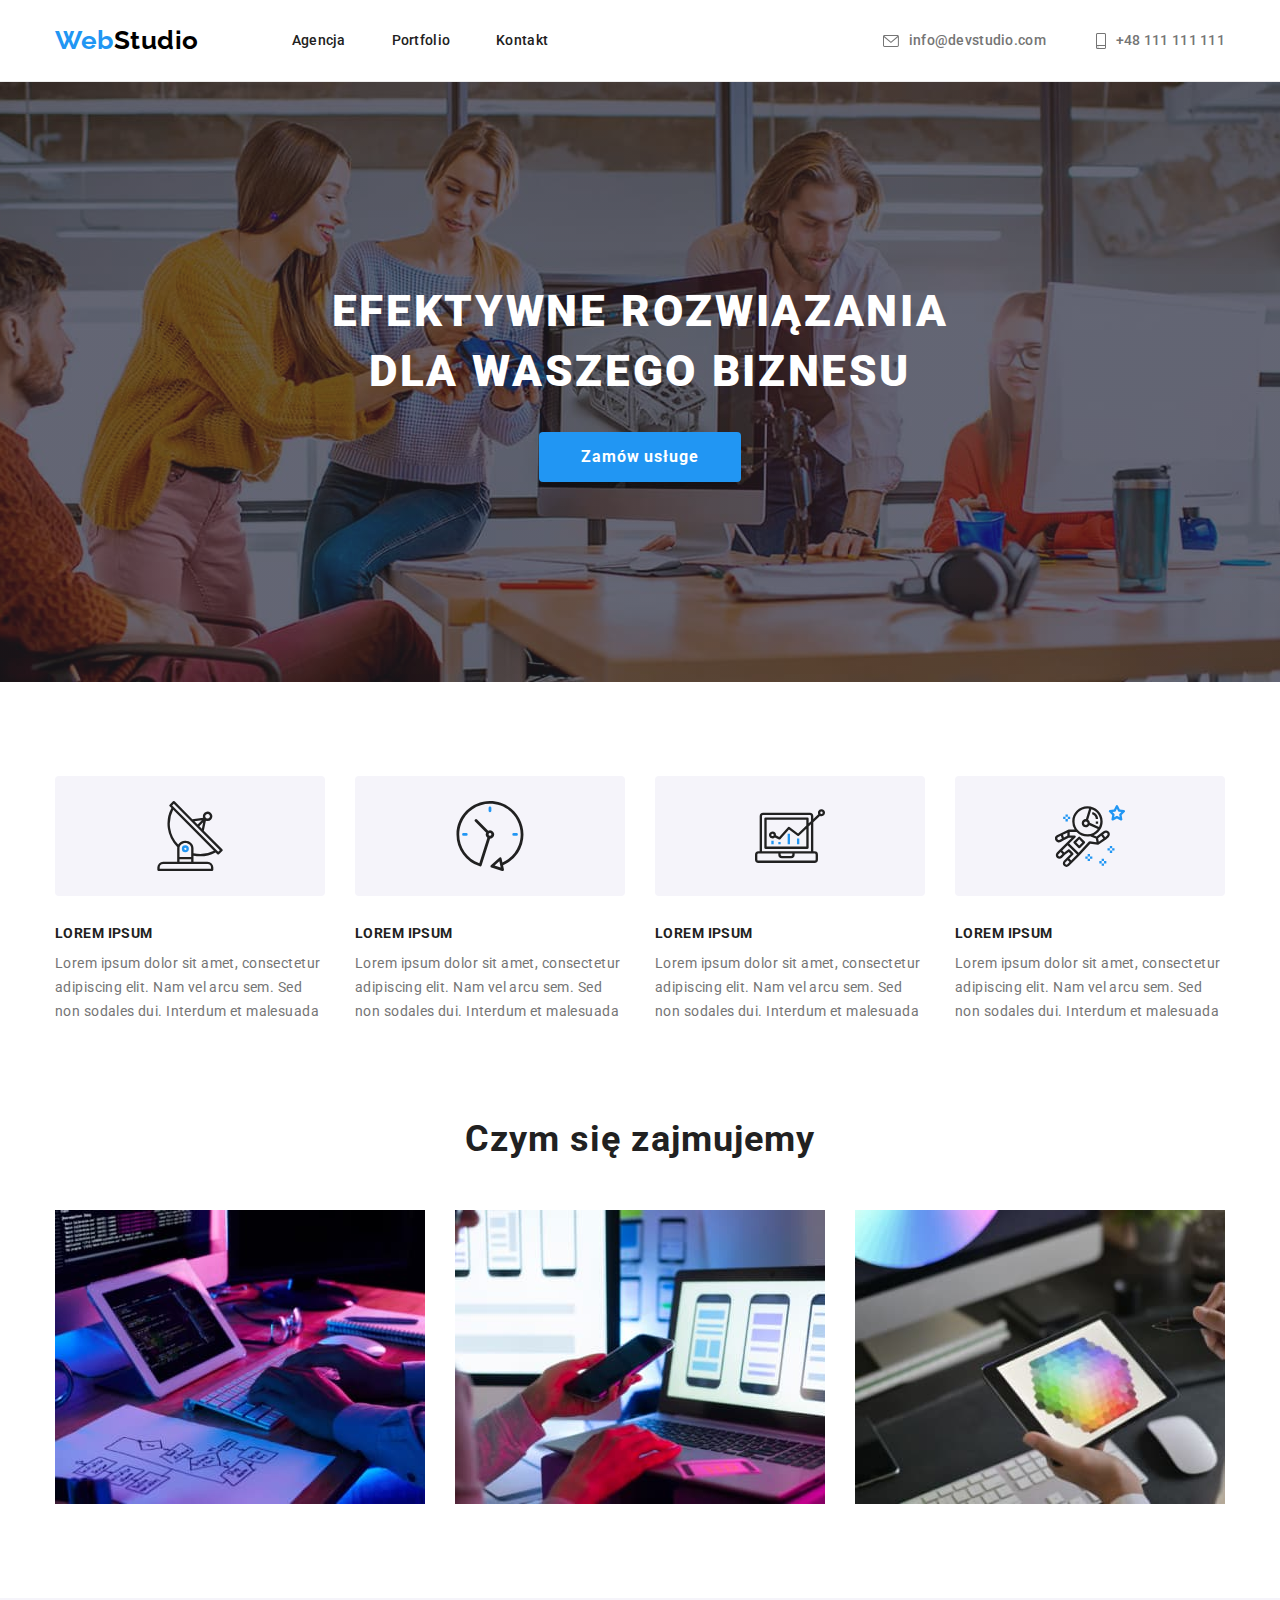
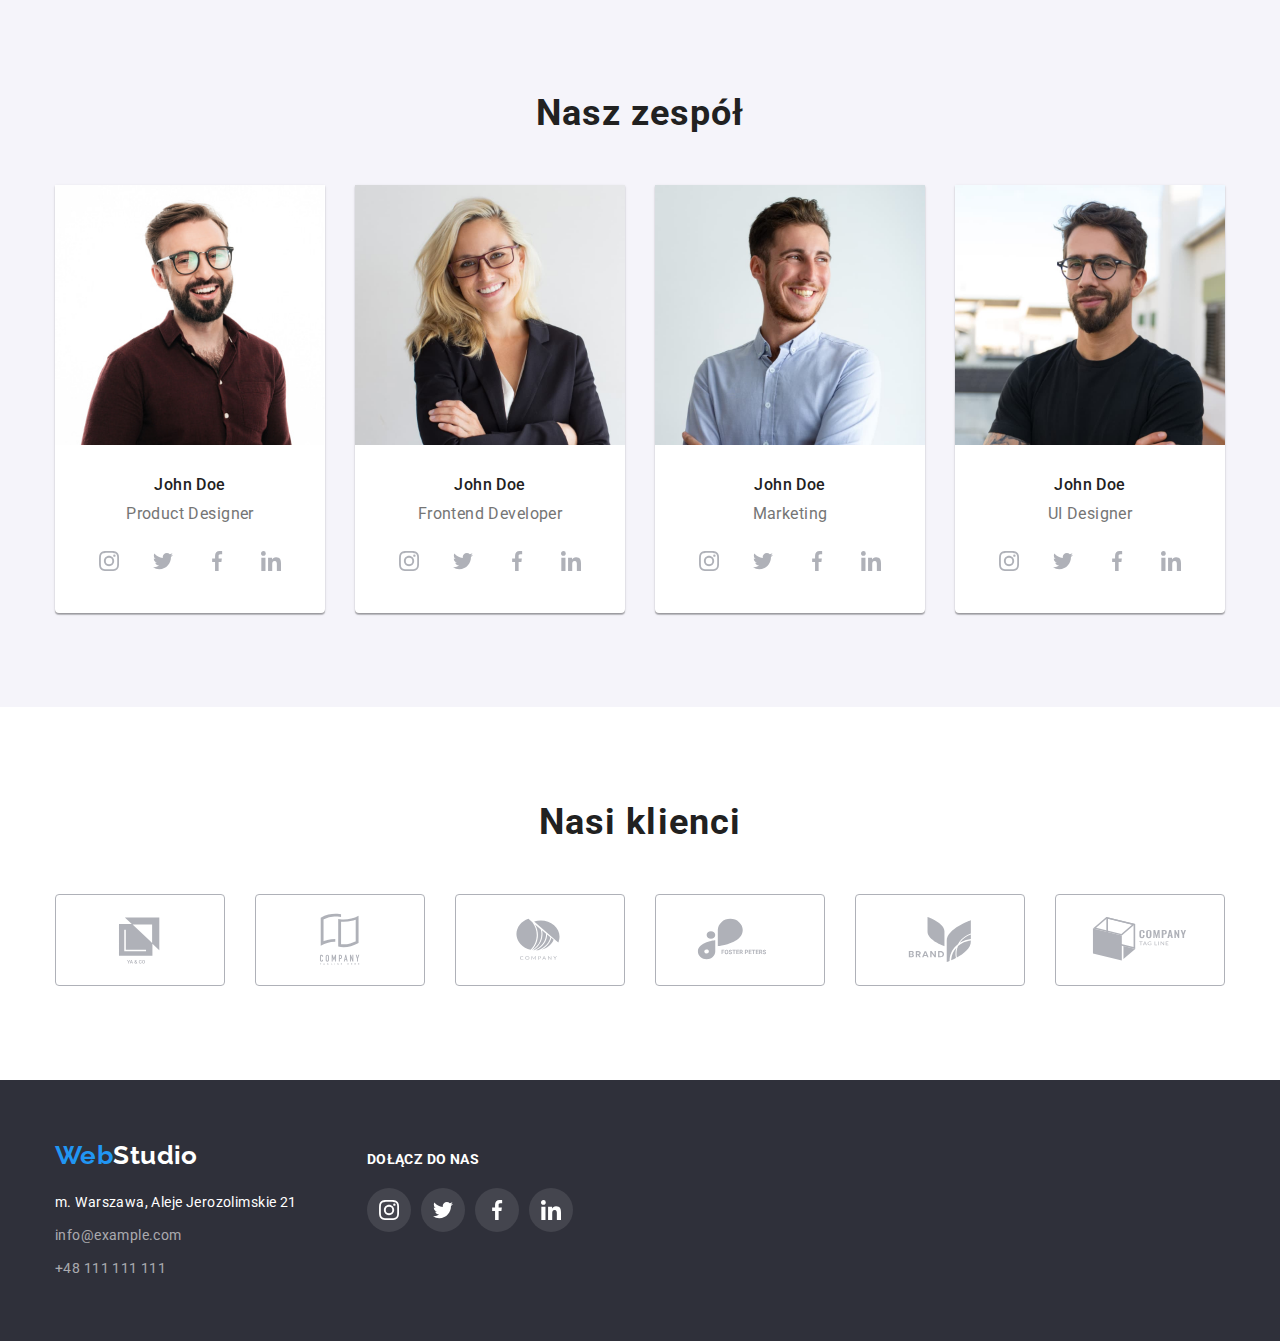
<file: index.html>
<!DOCTYPE html>
<html lang="en">
  <head>
    <meta charset="UTF-8" />
    <meta http-equiv="X-UA-Compatible" content="IE=edge" />
    <meta name="viewport" content="width=device-width, initial-scale=1.0" />
    <title>Document</title>
    <link
      rel="stylesheet"
      href="https://cdnjs.cloudflare.com/ajax/libs/modern-normalize/2.0.0/modern-normalize.min.css"
      integrity="sha512-4xo8blKMVCiXpTaLzQSLSw3KFOVPWhm/TRtuPVc4WG6kUgjH6J03IBuG7JZPkcWMxJ5huwaBpOpnwYElP/m6wg=="
      crossorigin="anonymous"
      referrerpolicy="no-referrer"
    />
    <link rel="stylesheet" href="./css/styles.css" />
    <link rel="preconnect" href="https://fonts.googleapis.com" />
    <link rel="preconnect" href="https://fonts.gstatic.com" crossorigin />
    <link
      href="https://fonts.googleapis.com/css2?family=Raleway:ital,wght@0,400;0,500;0,700;1,400;1,500;1,700&family=Roboto:ital,wght@0,400;0,500;0,700;1,400;1,500;1,700&display=swap"
      rel="stylesheet"
    />
  </head>
  <body>
    <header>
      <div class="container wrapper">
        <nav class="nav">
          <a class="menu-links-web" href="./index.html"
            >Web<span class="menu-links-studio">Studio</span></a
          >
          <ul class="nav-links">
            <li>
              <a class="menu-links" href="./index.html">Agencja</a>
            </li>

            <li><a class="menu-links" href="./portfolio.html">Portfolio</a></li>
            <li><a class="menu-links" href="#">Kontakt</a></li>
          </ul>
        </nav>
        <div class="contact-links">
          <a class="menu-links-mail" href="mailto:info@devstudio.com">
            <svg class="menu-icon" width="16" height="12">
              <use href="./images/icons.svg#icon-envelope"></use>
            </svg>
            info@devstudio.com</a
          >
          <a class="menu-links-phone" href="+48111111111">
            <svg class="menu-icon" width="10" height="16">
              <use href="./images/icons.svg#icon-smartphone"></use>
            </svg>
            +48 111 111 111</a
          >
        </div>
      </div>
    </header>

    <main>
      <section class="header-main">
        <div class="container">
          <h1 class="header-h1">EFEKTYWNE ROZWIĄZANIA DLA WASZEGO BIZNESU</h1>
          <button type="button" class="button-studio">Zamów usługe</button>
        </div>
      </section>
      <section class="lorem-section">
        <div class="container">
          <ul class="lorem-ipsum-text lorem-list">
            <li>
              <div class="lorem-ipsum-div-icon">
                <svg width="70" height="70">
                  <use href="./images/icons2.svg#icon-antenna-1"></use>
                </svg>
              </div>
              <h2 class="lorem-ipsum-h2">LOREM IPSUM</h2>
              <p>
                Lorem ipsum dolor sit amet, consectetur adipiscing elit. Nam vel
                arcu sem. Sed non sodales dui. Interdum et malesuada
              </p>
            </li>
            <li>
              <div class="lorem-ipsum-div-icon">
                <svg width="70" height="70">
                  <use href="./images/icons2.svg#icon-clock-1"></use>
                </svg>
              </div>
              <h2 class="lorem-ipsum-h2">LOREM IPSUM</h2>
              <p>
                Lorem ipsum dolor sit amet, consectetur adipiscing elit. Nam vel
                arcu sem. Sed non sodales dui. Interdum et malesuada
              </p>
            </li>
            <li>
              <div class="lorem-ipsum-div-icon">
                <svg width="70" height="70">
                  <use href="./images/icons2.svg#icon-diagram-1"></use>
                </svg>
              </div>
              <h2 class="lorem-ipsum-h2">LOREM IPSUM</h2>
              <p>
                Lorem ipsum dolor sit amet, consectetur adipiscing elit. Nam vel
                arcu sem. Sed non sodales dui. Interdum et malesuada
              </p>
            </li>
            <li>
              <div class="lorem-ipsum-div-icon">
                <svg width="70" height="70">
                  <use href="./images/icons2.svg#icon-astronaut-1"></use>
                </svg>
              </div>
              <h2 class="lorem-ipsum-h2">LOREM IPSUM</h2>
              <p>
                Lorem ipsum dolor sit amet, consectetur adipiscing elit. Nam vel
                arcu sem. Sed non sodales dui. Interdum et malesuada
              </p>
            </li>
          </ul>
        </div>
      </section>
      <section class="padding-section">
        <div class="container">
          <h2 class="header-h2">Czym się zajmujemy</h2>
        </div>
        <div class="container">
          <ul class="foto-section">
            <li>
              <img
                src="images/img-1.jpg"
                alt="hands on the keyboard"
                height="294"
                width="370"
              />
            </li>
            <li>
              <img
                src="images/img-2.jpg"
                alt="phone in hand"
                height="294"
                width="370"
              />
            </li>
            <li>
              <img
                src="images/img-3.jpg"
                alt="tablet in hand"
                height="294"
                width="370"
              />
            </li>
          </ul>
        </div>
      </section>
      <section class="padding-section team-section-background">
        <div class="container">
          <h2 class="header-team">Nasz zespół</h2>
        </div>
        <div class="container">
          <ul class="foto-section">
            <li class="foto-team-section">
              <img
                src="images/man-1.jpg"
                alt="A man wearing glasses and a brown
            shirt"
                height="260"
                width="270"
              />
              <div class="team-tittle-padding">
                <h3 class="header-h3">John Doe</h3>
                <p class="team-title">Product Designer</p>
                <ul class="team-social-media">
                  <li class="team-social-icon">
                    <a class="team-social-link" href="#">
                      <svg width="20" height="20">
                        <use href="./images/icons.svg#icon-instagram-2"></use>
                      </svg>
                    </a>
                  </li>
                  <li class="team-social-icon">
                    <a class="team-social-link" href="#">
                      <svg width="20" height="20">
                        <use href="./images/icons.svg#icon-twitter-1"></use>
                      </svg>
                    </a>
                  </li>
                  <li class="team-social-icon">
                    <a class="team-social-link" href="">
                      <svg width="20" height="20">
                        <use href="./images/icons.svg#icon-facebook-1"></use>
                      </svg>
                    </a>
                  </li>
                  <li class="team-social-icon">
                    <a class="team-social-link" href="#">
                      <svg width="20" height="20">
                        <use href="./images/icons.svg#icon-linkedin-1"></use>
                      </svg>
                    </a>
                  </li>
                </ul>
              </div>
            </li>
            <li class="foto-team-section">
              <img
                src="images/woman-1.jpg"
                alt="blonde in glasses and jacket"
                height="260"
                width="270"
              />
              <div class="team-tittle-padding">
                <h3 class="header-h3">John Doe</h3>
                <p class="team-title">Frontend Developer</p>
                <ul class="team-social-media">
                  <li class="team-social-icon">
                    <a class="team-social-link" href="#">
                      <svg width="20" height="20">
                        <use href="./images/icons.svg#icon-instagram-2"></use>
                      </svg>
                    </a>
                  </li>
                  <li class="team-social-icon">
                    <a class="team-social-link" href="#">
                      <svg width="20" height="20">
                        <use href="./images/icons.svg#icon-twitter-1"></use>
                      </svg>
                    </a>
                  </li>
                  <li class="team-social-icon">
                    <a class="team-social-link" href="#">
                      <svg width="20" height="20">
                        <use href="./images/icons.svg#icon-facebook-1"></use>
                      </svg>
                    </a>
                  </li>
                  <li class="team-social-icon">
                    <a class="team-social-link" href="#">
                      <svg width="20" height="20">
                        <use href="./images/icons.svg#icon-linkedin-1"></use>
                      </svg>
                    </a>
                  </li>
                </ul>
              </div>
            </li>
            <li class="foto-team-section">
              <img
                src="images/man-2.jpg"
                alt="man in blue shirt"
                height="260"
                width="270"
              />
              <div class="team-tittle-padding">
                <h3 class="header-h3">John Doe</h3>
                <p class="team-title">Marketing</p>
                <ul class="team-social-media">
                  <li class="team-social-icon">
                    <a class="team-social-link" href="#">
                      <svg width="20" height="20">
                        <use href="./images/icons.svg#icon-instagram-2"></use>
                      </svg>
                    </a>
                  </li>
                  <li class="team-social-icon">
                    <a class="team-social-link" href="#">
                      <svg width="20" height="20">
                        <use href="./images/icons.svg#icon-twitter-1"></use>
                      </svg>
                    </a>
                  </li>
                  <li class="team-social-icon">
                    <a class="team-social-link" href="#">
                      <svg width="20" height="20">
                        <use href="./images/icons.svg#icon-facebook-1"></use>
                      </svg>
                    </a>
                  </li>
                  <li class="team-social-icon">
                    <a class="team-social-link" href="#">
                      <svg width="20" height="20">
                        <use href="./images/icons.svg#icon-linkedin-1"></use>
                      </svg>
                    </a>
                  </li>
                </ul>
              </div>
            </li>
            <li class="foto-team-section">
              <img
                src="images/man-3.jpg"
                alt="man in glasses and black
            t-shirt"
                height="260"
                width="270"
              />
              <div class="team-tittle-padding">
                <h3 class="header-h3">John Doe</h3>
                <p class="team-title">UI Designer</p>
                <ul class="team-social-media">
                  <li class="team-social-icon">
                    <a class="team-social-link" href="#">
                      <svg width="20" height="20">
                        <use href="./images/icons.svg#icon-instagram-2"></use>
                      </svg>
                    </a>
                  </li>
                  <li class="team-social-icon">
                    <a class="team-social-link" href="#">
                      <svg width="20" height="20">
                        <use href="./images/icons.svg#icon-twitter-1"></use>
                      </svg>
                    </a>
                  </li>
                  <li class="team-social-icon">
                    <a class="team-social-link" href="#">
                      <svg width="20" height="20">
                        <use href="./images/icons.svg#icon-facebook-1"></use>
                      </svg>
                    </a>
                  </li>
                  <li class="team-social-icon">
                    <a class="team-social-link" href="#">
                      <svg width="20" height="20">
                        <use href="./images/icons.svg#icon-linkedin-1"></use>
                      </svg>
                    </a>
                  </li>
                </ul>
              </div>
            </li>
          </ul>
        </div>
      </section>
      <section class="client-section">
        <div class="container">
          <h2 class="header-team">Nasi klienci</h2>
          <ul class="clients-list">
            <li class="client-item">
              <a class="client-link" href="">
                <svg width="106" height="60">
                  <use href="./images/icons.svg#icon-logo1"></use>
                </svg>
              </a>
            </li>
            <li class="client-item">
              <a class="client-link" href="">
                <svg width="106" height="60">
                  <use href="./images/icons.svg#icon-logo2"></use>
                </svg>
              </a>
            </li>
            <li class="client-item">
              <a class="client-link" href="">
                <svg width="106" height="60">
                  <use href="./images/icons.svg#icon-logo3"></use>
                </svg>
              </a>
            </li>
            <li class="client-item">
              <a class="client-link" href="">
                <svg width="106" height="60">
                  <use href="./images/icons.svg#icon-logo4"></use>
                </svg>
              </a>
            </li>
            <li class="client-item">
              <a class="client-link" href="">
                <svg width="106" height="60">
                  <use href="./images/icons.svg#icon-logo5"></use>
                </svg>
              </a>
            </li>
            <li class="client-item">
              <a class="client-link" href="">
                <svg width="106" height="60">
                  <use href="./images/icons.svg#icon-logo6"></use>
                </svg>
              </a>
            </li>
          </ul>
        </div>
      </section>
    </main>
    <footer class="footer">
      <div class="container footer-wrap">
        <div>
          <a href="./index.html" class="footer-links-web"
            ><span>Web</span><span class="footer-links-studio">Studio</span></a
          >

          <address style="margin-top: 20px">
            <ul>
              <li class="footer-address-position">
                <a
                  class="footer-links-address"
                  href="https://goo.gl/maps/C1Bpa69maWxQz2SX8"
                  target="_blank"
                  >m. Warszawa, Aleje Jerozolimskie 21</a
                >
              </li>

              <li class="footer-address-position">
                <a class="footer-links-mail" href="mailto:info@example.com"
                  >info@example.com</a
                >
              </li>
              <li class="footer-address-position">
                <a class="footer-links-phone" href="tel:+48111111111"
                  >+48 111 111 111</a
                >
              </li>
            </ul>
          </address>
        </div>

        <div class="div-joinus">
          <p class="footer-header">DOŁĄCZ DO NAS</p>
          <ul class="footer-joinus">
            <li class="footer-social-icon-item">
              <a class="footer-social-link" href="">
                <svg class="footer-social-icon" width="20" height="20">
                  <use href="./images/icons.svg#icon-instagram-2"></use>
                </svg>
              </a>
            </li>
            <li class="footer-social-icon-item">
              <a class="footer-social-link" href="">
                <svg class="footer-social-icon" width="20" height="20">
                  <use href="./images/icons.svg#icon-twitter-1"></use>
                </svg>
              </a>
            </li>
            <li class="footer-social-icon-item">
              <a class="footer-social-link" href="">
                <svg class="footer-social-icon" width="20" height="20">
                  <use href="./images/icons.svg#icon-facebook-1"></use>
                </svg>
              </a>
            </li>
            <li class="footer-social-icon-item">
              <a class="footer-social-link" href="">
                <svg class="footer-social-icon" width="20" height="20">
                  <use href="./images/icons.svg#icon-linkedin-1"></use>
                </svg>
              </a>
            </li>
          </ul>
        </div>
      </div>
    </footer>
  </body>
</html>
</file>
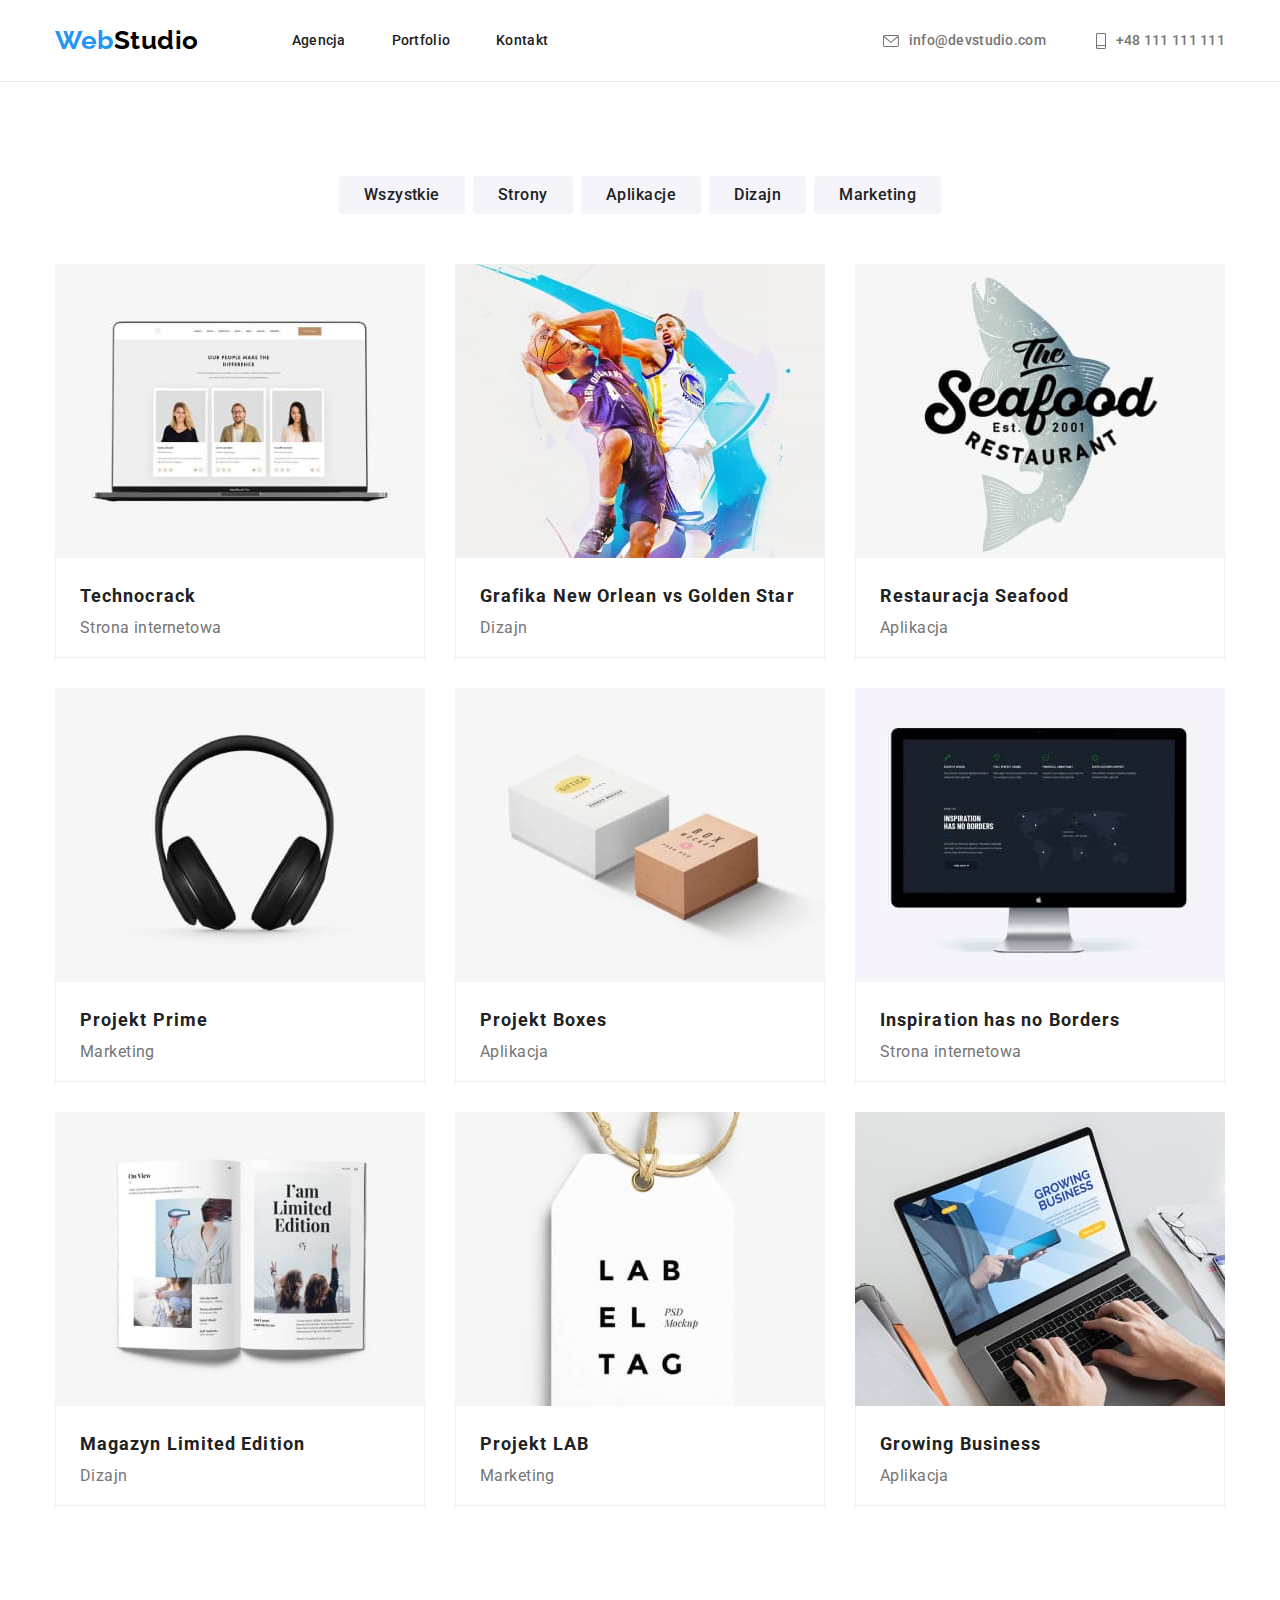
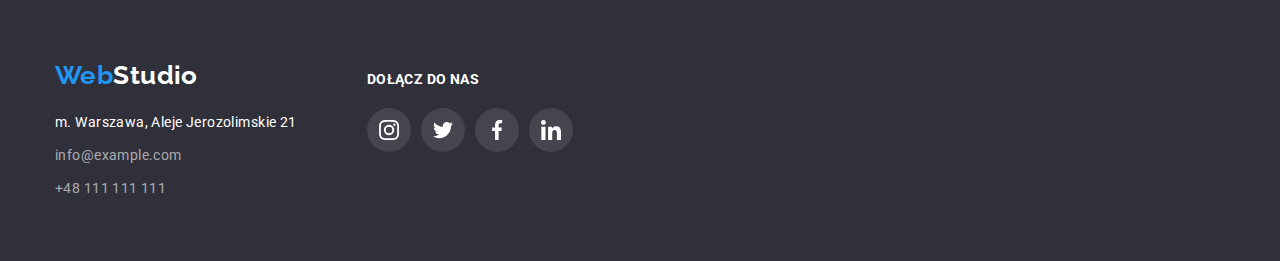
<file: portfolio.html>
<!DOCTYPE html>
<html lang="en">
  <head>
    <meta charset="UTF-8" />
    <meta http-equiv="X-UA-Compatible" content="IE=edge" />
    <meta name="viewport" content="width=device-width, initial-scale=1.0" />
    <title>Document</title>
    <link
      rel="stylesheet"
      href="https://cdnjs.cloudflare.com/ajax/libs/modern-normalize/2.0.0/modern-normalize.min.css"
      integrity="sha512-4xo8blKMVCiXpTaLzQSLSw3KFOVPWhm/TRtuPVc4WG6kUgjH6J03IBuG7JZPkcWMxJ5huwaBpOpnwYElP/m6wg=="
      crossorigin="anonymous"
      referrerpolicy="no-referrer"
    />
    <link rel="stylesheet" href="./css/styles.css" />
    <link rel="preconnect" href="https://fonts.googleapis.com" />
    <link rel="preconnect" href="https://fonts.gstatic.com" crossorigin />
    <link
      href="https://fonts.googleapis.com/css2?family=Raleway:wght@700&family=Roboto:wght@400;500;700;900&display=swap"
      rel="stylesheet"
    />
  </head>
  <header>
    <div class="container wrapper">
      <nav class="nav">
        <a class="menu-links-web" href="./index.html"
          >Web<span class="menu-links-studio">Studio</span></a
        >
        <ul class="nav-links">
          <li>
            <a class="menu-links" href="./index.html">Agencja</a>
          </li>

          <li><a class="menu-links" href="./portfolio.html">Portfolio</a></li>
          <li><a class="menu-links" href="#">Kontakt</a></li>
        </ul>
      </nav>
      <div class="contact-links">
        <a class="menu-links-mail" href="mailto:info@devstudio.com">
          <svg class="menu-icon" width="16" height="12">
            <use href="./images/icons.svg#icon-envelope"></use>
          </svg>
          info@devstudio.com</a
        >
        <a class="menu-links-phone" href="+48111111111">
          <svg class="menu-icon" width="10" height="16">
            <use href="./images/icons.svg#icon-smartphone"></use>
          </svg>
          +48 111 111 111</a
        >
      </div>
    </div>
  </header>
  <body>
    <main>
      <section class="portfolio-section-position">
        <div class="container">
          <ul class="button-portfolio-position">
            <li>
              <button
                type="button"
                class="button-portfolio button-portfolio-text"
              >
                Wszystkie
              </button>
            </li>
            <li>
              <button
                type="button"
                class="button-portfolio button-portfolio-text"
              >
                Strony
              </button>
            </li>
            <li>
              <button
                type="button"
                class="button-portfolio button-portfolio-text"
              >
                Aplikacje
              </button>
            </li>
            <li>
              <button
                type="button"
                class="button-portfolio button-portfolio-text"
              >
                Dizajn
              </button>
            </li>
            <li>
              <button
                type="button"
                class="button-portfolio button-portfolio-text"
              >
                Marketing
              </button>
            </li>
          </ul>

          <ul class="foto-portfolio-position">
            <li>
              <a class="portfolio-foto" href="#">
                <img
                  src="images/portfolio/laptop2.jpg"
                  alt="laptop with three people on the screen"
                  height="294"
                  width="370"
                />
                <div class="foto-portfolio-border">
                  <h3 class="portfolio-title">Technocrack</h3>
                  <p class="team-title">Strona internetowa</p>
                </div></a
              >
            </li>

            <li>
              <a class="portfolio-foto" href="#">
                <img
                  src="images/portfolio/nba players.jpg"
                  alt="two nba players"
                  height="294"
                  width="370"
                />
                <div class="foto-portfolio-border">
                  <h3 class="portfolio-title">
                    Grafika New Orlean vs Golden Star
                  </h3>
                  <p class="team-title">Dizajn</p>
                </div></a
              >
            </li>

            <li>
              <a class="portfolio-foto" href="#">
                <img
                  src="images/portfolio/restaurant banner.jpg"
                  alt="Seafood restaurant banner"
                  height="294"
                  width="370"
                />
                <div class="foto-portfolio-border">
                  <h3 class="portfolio-title">Restauracja Seafood</h3>
                  <p class="team-title">Aplikacja</p>
                </div></a
              >
            </li>

            <li>
              <a class="portfolio-foto" href="#">
                <img
                  src="images/portfolio/headphones.jpg"
                  alt="black headphones"
                  height="294"
                  width="370"
                />
                <div class="foto-portfolio-border">
                  <h3 class="portfolio-title">Projekt Prime</h3>
                  <p class="team-title">Marketing</p>
                </div></a
              >
            </li>

            <li>
              <a class="portfolio-foto" href="#">
                <img
                  src="images/portfolio/boxes.jpg"
                  alt="two small boxes"
                  height="294"
                  width="370"
                />
                <div class="foto-portfolio-border">
                  <h3 class="portfolio-title">Projekt Boxes</h3>
                  <p class="team-title">Aplikacja</p>
                </div></a
              >
            </li>
            <li>
              <a class="portfolio-foto" href="#">
                <img
                  src="images/portfolio/monitor.jpg"
                  alt="Apple monitor"
                  height="294"
                  width="370"
                />
                <div class="foto-portfolio-border">
                  <h3 class="portfolio-title">Inspiration has no Borders</h3>
                  <p class="team-title">Strona internetowa</p>
                </div></a
              >
            </li>

            <li>
              <a class="portfolio-foto" href="#">
                <img
                  src="images/portfolio/magazine.jpg"
                  alt="magazine"
                  height="294"
                  width="370"
                />
                <div class="foto-portfolio-border">
                  <h3 class="portfolio-title">Magazyn Limited Edition</h3>
                  <p class="team-title">Dizajn</p>
                </div></a
              >
            </li>

            <li>
              <a class="portfolio-foto" href="#">
                <img
                  src="images/portfolio/label tag.jpg"
                  alt="label tag"
                  height="294"
                  width="370"
                />
                <div class="foto-portfolio-border">
                  <h3 class="portfolio-title">Projekt LAB</h3>
                  <p class="team-title">Marketing</p>
                </div></a
              >
            </li>

            <li>
              <a class="portfolio-foto" href="#">
                <img
                  src="images/portfolio/laptop.jpg"
                  alt="hands on laptop keyboard"
                  height="294"
                  width="370"
                />
                <div class="foto-portfolio-border">
                  <h3 class="portfolio-title">Growing Business</h3>
                  <p class="team-title">Aplikacja</p>
                </div></a
              >
            </li>
          </ul>
        </div>
      </section>
    </main>
    <footer class="footer">
      <div class="container footer-wrap">
        <div>
          <a href="./index.html" class="footer-links-web"
            ><span>Web</span><span class="footer-links-studio">Studio</span></a
          >

          <address style="margin-top: 20px">
            <ul>
              <li class="footer-address-position">
                <a
                  class="footer-links-address"
                  href="https://goo.gl/maps/C1Bpa69maWxQz2SX8"
                  target="_blank"
                  >m. Warszawa, Aleje Jerozolimskie 21</a
                >
              </li>

              <li class="footer-address-position">
                <a class="footer-links-mail" href="mailto:info@example.com"
                  >info@example.com</a
                >
              </li>
              <li class="footer-address-position">
                <a class="footer-links-phone" href="tel:+48111111111"
                  >+48 111 111 111</a
                >
              </li>
            </ul>
          </address>
        </div>

        <div class="div-joinus">
          <p class="footer-header">DOŁĄCZ DO NAS</p>
          <ul class="footer-joinus">
            <li class="footer-social-icon-item">
              <a class="footer-social-link" href="">
                <svg class="footer-social-icon" width="20" height="20">
                  <use href="./images/icons.svg#icon-instagram-2"></use>
                </svg>
              </a>
            </li>
            <li class="footer-social-icon-item">
              <a class="footer-social-link" href="">
                <svg class="footer-social-icon" width="20" height="20">
                  <use href="./images/icons.svg#icon-twitter-1"></use>
                </svg>
              </a>
            </li>
            <li class="footer-social-icon-item">
              <a class="footer-social-link" href="">
                <svg class="footer-social-icon" width="20" height="20">
                  <use href="./images/icons.svg#icon-facebook-1"></use>
                </svg>
              </a>
            </li>
            <li class="footer-social-icon-item">
              <a class="footer-social-link" href="">
                <svg class="footer-social-icon" width="20" height="20">
                  <use href="./images/icons.svg#icon-linkedin-1"></use>
                </svg>
              </a>
            </li>
          </ul>
        </div>
      </div>
    </footer>
  </body>
</html>
</file>
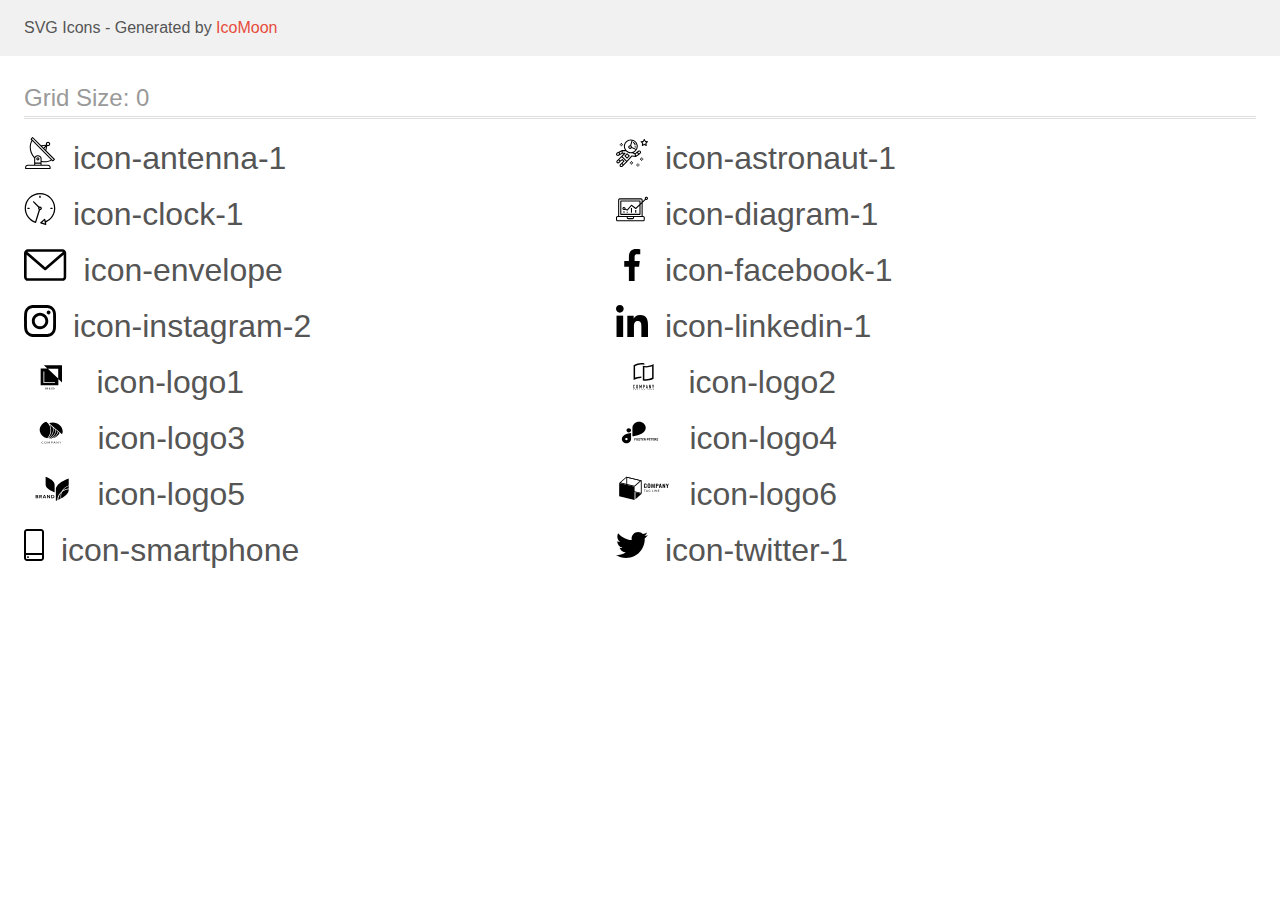
<file: images/icons/icomoon/demo.html>
<!doctype html>
<html>
<head>
    <title>IcoMoon - SVG Icons</title>
    <meta charset="utf-8">
    <meta name="viewport" content="width=device-width, initial-scale=1">
    <link rel="stylesheet" href="demo-files/demo.css">
    <link rel="stylesheet" href="style.css">
</head>
<body>
<svg aria-hidden="true" style="position: absolute; width: 0; height: 0; overflow: hidden;" version="1.1" xmlns="http://www.w3.org/2000/svg" xmlns:xlink="http://www.w3.org/1999/xlink">
<defs>
<symbol id="icon-antenna-1" viewBox="0 0 32 32">
<path d="M30.773 22.098l-8.443-8.505 0.937-4.615c0.242 0.094 0.499 0.144 0.758 0.146h0.006c1.192 0.014 2.17-0.941 2.184-2.133s-0.941-2.17-2.133-2.184c-1.192-0.014-2.17 0.941-2.184 2.133-0.003 0.255 0.039 0.509 0.125 0.749l-4.96 0.605-8.091-8.133c-0.099-0.101-0.235-0.159-0.377-0.16-0.14 0.001-0.274 0.056-0.373 0.155l-1.513 1.504c-0.208 0.208-0.208 0.546 0 0.754l0.814 0.826c-3.153 5.798-2.129 12.978 2.519 17.663 0.043 0.041 0.092 0.074 0.146 0.098-0.034 0.18-0.051 0.364-0.052 0.547v6.187h-6.4c-1.472 0.002-2.665 1.195-2.667 2.667v1.067c0 0.295 0.239 0.533 0.533 0.533h24.533c0.295 0 0.533-0.239 0.533-0.533v-1.067c-0.002-1.472-1.195-2.665-2.667-2.667h-6.4v-2.742c1.003 0.21 2.024 0.317 3.049 0.32 2.458-0.003 4.877-0.615 7.040-1.783l0.818 0.823c0.099 0.101 0.235 0.159 0.377 0.16 0.14-0.001 0.274-0.056 0.373-0.155l1.513-1.504c0.208-0.208 0.208-0.546 0-0.754zM23.28 6.233c0.418-0.415 1.093-0.414 1.508 0.004s0.414 1.093-0.004 1.508c-0.2 0.199-0.47 0.31-0.752 0.31h-0.003c-0.589-0.003-1.064-0.483-1.061-1.072 0.002-0.282 0.115-0.552 0.314-0.751h-0.002zM22.024 9.738l-0.598 2.946-1.175-1.182 1.774-1.763zM21.419 8.836l-1.92 1.909-1.485-1.493 3.405-0.415zM24.004 28.8c0.884 0 1.6 0.716 1.6 1.6v0.533h-23.467v-0.533c0-0.884 0.716-1.6 1.6-1.6h20.267zM16.537 26.667v1.067h-5.333v-1.067h5.333zM11.204 25.6v-4.053c0-1.294 1.196-2.347 2.667-2.347s2.667 1.053 2.667 2.347v4.053h-5.333zM17.604 23.904v-2.357c0-1.882-1.675-3.413-3.733-3.413-1.331-0.020-2.576 0.657-3.281 1.786-4.058-4.274-4.971-10.645-2.279-15.887l18.602 18.708c-2.872 1.461-6.165 1.873-9.309 1.163zM28.893 23.22l-21.057-21.181 0.755-0.752 7.935 7.98c0.004 0 0.006 0.007 0.010 0.010l13.115 13.191-0.757 0.752z"></path>
<path d="M13.876 20.267h-0.005c-0.884-0.001-1.601 0.714-1.602 1.598s0.714 1.601 1.598 1.602h0.005c0.884 0.001 1.601-0.714 1.602-1.598s-0.714-1.601-1.598-1.602zM14.249 22.245c-0.1 0.1-0.236 0.156-0.378 0.155-0.295-0.002-0.532-0.242-0.531-0.536 0.001-0.141 0.057-0.276 0.157-0.375s0.233-0.154 0.373-0.155c0.295 0.002 0.532 0.241 0.53 0.536-0.001 0.141-0.057 0.276-0.157 0.375h0.005z"></path>
</symbol>
<symbol id="icon-astronaut-1" viewBox="0 0 32 32">
<path d="M31.974 4.524c-0.063-0.193-0.229-0.333-0.43-0.363l-1.91-0.278-0.855-1.731c-0.179-0.365-0.777-0.365-0.956 0l-0.855 1.731-1.91 0.278c-0.201 0.029-0.367 0.17-0.431 0.363-0.062 0.193-0.011 0.405 0.135 0.547l1.383 1.348-0.326 1.903c-0.034 0.2 0.048 0.402 0.212 0.522 0.166 0.121 0.382 0.135 0.562 0.040l1.709-0.899 1.709 0.899c0.078 0.041 0.164 0.061 0.249 0.061 0.11 0 0.221-0.034 0.314-0.102 0.164-0.119 0.246-0.322 0.212-0.522l-0.326-1.903 1.383-1.348c0.145-0.142 0.197-0.354 0.135-0.547zM29.511 5.851c-0.125 0.122-0.183 0.299-0.153 0.472l0.191 1.114-1-0.526c-0.078-0.041-0.163-0.061-0.249-0.061s-0.17 0.020-0.249 0.061l-1.001 0.526 0.191-1.114c0.030-0.173-0.028-0.349-0.153-0.472l-0.81-0.789 1.119-0.163c0.174-0.025 0.324-0.134 0.402-0.292l0.5-1.013 0.5 1.013c0.078 0.157 0.228 0.267 0.402 0.292l1.119 0.163-0.809 0.789z"></path>
<path d="M26.134 20.522h-1.067v1.067h1.067v-1.067z"></path>
<path d="M26.134 22.656h-1.067v1.067h1.067v-1.067z"></path>
<path d="M27.2 21.589h-1.067v1.067h1.067v-1.067z"></path>
<path d="M25.067 21.589h-1.067v1.067h1.067v-1.067z"></path>
<path d="M22.4 26.389h-1.067v1.067h1.067v-1.067z"></path>
<path d="M22.4 28.522h-1.067v1.067h1.067v-1.067z"></path>
<path d="M23.467 27.456h-1.067v1.067h1.067v-1.067z"></path>
<path d="M21.333 27.456h-1.067v1.067h1.067v-1.067z"></path>
<path d="M16 24.256h-1.067v1.067h1.067v-1.067z"></path>
<path d="M16 26.389h-1.067v1.067h1.067v-1.067z"></path>
<path d="M17.067 25.322h-1.067v1.067h1.067v-1.067z"></path>
<path d="M14.933 25.322h-1.067v1.067h1.067v-1.067z"></path>
<path d="M5.867 6.122h-1.067v1.067h1.067v-1.067z"></path>
<path d="M5.867 8.255h-1.067v1.067h1.067v-1.067z"></path>
<path d="M6.933 7.189h-1.067v1.067h1.067v-1.067z"></path>
<path d="M4.8 7.189h-1.067v1.067h1.067v-1.067z"></path>
<path d="M24.715 14.159c-0.287-0.388-0.709-0.637-1.188-0.705-0.481-0.068-0.956 0.058-1.34 0.352l-1.252 0.96-1.898 1.417-1.358-0.541c2.421-1.086 4.114-3.508 4.114-6.32 0-3.823-3.123-6.933-6.961-6.933s-6.961 3.11-6.961 6.933c0 1.386 0.414 2.674 1.12 3.758l-2.764-0.024c-0.002 0-0.003 0-0.005 0-0.009 0-0.015 0.004-0.023 0.005-0.053 0.002-0.105 0.013-0.155 0.031-0.013 0.005-0.026 0.008-0.038 0.013-0.006 0.003-0.013 0.003-0.019 0.006l-3.233 1.596c-0.001 0-0.001 0-0.001 0.001l-1.893 0.911c-0.021 0.009-0.042 0.021-0.063 0.035-0.755 0.502-1.012 1.489-0.598 2.295 0.22 0.429 0.595 0.745 1.056 0.889 0.178 0.055 0.359 0.083 0.539 0.083 0.29 0 0.577-0.071 0.839-0.211l1.388-0.738 2.264-1.169 1.357-0.008-5.442 5.416c-0.001 0.001-0.001 0.001-0.002 0.001l-1.339 1.333c-0.316 0.315-0.49 0.732-0.49 1.178s0.174 0.863 0.49 1.179c0.325 0.323 0.752 0.485 1.179 0.485s0.854-0.162 1.18-0.485l1.314-1.309 1.741-1.3 0.901 0.897-1.762 1.754c-0 0.001-0.001 0.001-0.002 0.001l-1.339 1.333c-0.316 0.315-0.49 0.732-0.49 1.178s0.174 0.863 0.49 1.179c0.325 0.323 0.753 0.485 1.18 0.485s0.855-0.162 1.18-0.485l3.482-3.467c0.001-0.001 0.001-0.001 0.001-0.002l1.010-1-0.004-0.004c0.006-0.006 0.015-0.009 0.022-0.015l5.166-5.658 3.471 0.494c0.025 0.004 0.050 0.005 0.075 0.005 0.065 0 0.127-0.015 0.187-0.038 0.018-0.006 0.033-0.015 0.050-0.023 0.019-0.010 0.039-0.015 0.058-0.027l3.213-2.133c0.012-0.008 0.018-0.021 0.029-0.029 0.013-0.010 0.029-0.014 0.041-0.026l1.271-1.191c0.662-0.62 0.753-1.635 0.212-2.362zM2.13 17.77c-0.173 0.093-0.37 0.111-0.558 0.052-0.187-0.058-0.338-0.186-0.427-0.358-0.161-0.314-0.068-0.695 0.214-0.902l1.314-0.632 0.449 1.313-0.992 0.527zM5.628 15.942l-1.548 0.8-0.439-1.283 2.027-1.001-0.040 1.484zM20.727 9.322c0 0.918-0.219 1.785-0.599 2.559l-4.181-1.899c-0.044-0.573-0.341-1.075-0.788-1.388l1.464-4.86c2.378 0.756 4.105 2.974 4.105 5.588zM8.938 9.322c0-3.235 2.644-5.867 5.894-5.867 0.253 0 0.5 0.021 0.745 0.052l-1.432 4.754c-0.019-0.001-0.037-0.006-0.057-0.006-1.033 0-1.873 0.837-1.873 1.867s0.84 1.867 1.873 1.867c0.694 0 1.294-0.383 1.618-0.945l3.862 1.755c-1.075 1.446-2.795 2.39-4.737 2.39-3.25 0-5.894-2.632-5.894-5.867zM14.894 10.122c0 0.441-0.362 0.8-0.806 0.8s-0.806-0.359-0.806-0.8c0-0.441 0.362-0.8 0.806-0.8s0.806 0.359 0.806 0.8zM2.465 25.146c-0.236 0.234-0.619 0.234-0.854 0.001-0.114-0.114-0.176-0.263-0.176-0.423s0.062-0.309 0.176-0.421l0.962-0.959 0.851 0.848-0.959 0.955zM5.679 28.88c-0.236 0.234-0.619 0.235-0.855 0.001-0.114-0.114-0.176-0.263-0.176-0.423s0.062-0.309 0.176-0.421l0.963-0.959 0.852 0.848-0.96 0.955zM9.16 25.411c-0.001 0-0.001 0-0.002 0.001l-1.765 1.76-0.852-0.848 1.763-1.755c0 0 0 0 0-0s0.001-0.001 0.002-0.001c0.040-0.040 0.065-0.088 0.090-0.135 0.007-0.014 0.020-0.026 0.026-0.040 0.017-0.041 0.019-0.085 0.026-0.129 0.003-0.025 0.014-0.047 0.014-0.073 0-0.036-0.013-0.070-0.020-0.106-0.006-0.032-0.006-0.065-0.019-0.095-0.020-0.050-0.055-0.094-0.091-0.138-0.010-0.012-0.014-0.027-0.025-0.038 0 0 0 0-0.001 0s-0.001-0.002-0.001-0.002l-1.607-1.6c-0.017-0.017-0.039-0.024-0.058-0.038-0.028-0.022-0.055-0.042-0.087-0.058-0.030-0.015-0.061-0.024-0.093-0.033-0.034-0.010-0.067-0.017-0.103-0.020-0.033-0.002-0.063 0.001-0.095 0.005-0.036 0.004-0.069 0.009-0.104 0.020-0.034 0.011-0.063 0.027-0.094 0.045-0.020 0.011-0.042 0.015-0.061 0.029l-1.773 1.324-0.901-0.897 2.399-2.386 4.361 4.289-0.928 0.919zM15.979 18.394c-0.015-0.002-0.030 0.004-0.045 0.003-0.039-0.002-0.076 0.001-0.115 0.007-0.030 0.005-0.059 0.011-0.088 0.021-0.034 0.012-0.065 0.028-0.097 0.047-0.030 0.018-0.057 0.037-0.083 0.061-0.013 0.011-0.028 0.017-0.040 0.029l-4.698 5.146-4.328-4.257 2.833-2.818c0.209-0.208 0.21-0.546 0.002-0.755-0.105-0.105-0.243-0.157-0.381-0.156v-0.001l-2.219 0.013 0.028-1.607 3.104 0.027c1.265 1.294 3.029 2.101 4.981 2.101 0.437 0 0.864-0.045 1.279-0.123 0.040 0.032 0.079 0.065 0.13 0.085l2.41 0.96 0.152 0.758 0.178 0.885-3.003-0.427zM20.020 18.572l-0.313-1.558 1.446-1.080 0.947 1.257-2.080 1.381zM23.774 15.741l-0.838 0.785-0.931-1.236 0.831-0.637c0.155-0.119 0.351-0.168 0.543-0.143 0.193 0.027 0.364 0.128 0.48 0.284 0.217 0.292 0.18 0.699-0.085 0.947z"></path>
<path d="M13.602 18.544l-2.143-2.133c-0.207-0.207-0.545-0.207-0.753 0l-2.142 2.133c-0.1 0.101-0.157 0.236-0.157 0.378s0.056 0.278 0.157 0.378l2.142 2.133c0.104 0.103 0.241 0.155 0.377 0.155s0.273-0.052 0.376-0.155l2.143-2.133c0.1-0.1 0.157-0.236 0.157-0.378s-0.057-0.278-0.157-0.378zM11.083 20.303l-1.387-1.381 1.387-1.381 1.387 1.381-1.387 1.381z"></path>
<path d="M17.164 5.071l-0.258 1.036c0.071 0.018 1.738 0.452 1.738 2.149h1.067c-0-2.017-1.666-2.965-2.547-3.185z"></path>
<path d="M19.711 9.322h-1.067v1.067h1.067v-1.067z"></path>
</symbol>
<symbol id="icon-clock-1" viewBox="0 0 32 32">
<path d="M31.297 15.301c-0.002-8.452-6.855-15.303-15.308-15.301s-15.303 6.855-15.301 15.308c0.001 6.658 4.307 12.551 10.649 14.576 0.061 0.019 0.124 0.029 0.187 0.029 0.121-0 0.239-0.032 0.342-0.094 0.135-0.080 0.236-0.207 0.283-0.356l3.865-12.25c1.057-0.005 1.909-0.866 1.903-1.923s-0.866-1.909-1.923-1.903c-0.284 0.001-0.565 0.067-0.82 0.191l-5.106-5.107c-0.253-0.245-0.657-0.238-0.902 0.016-0.239 0.247-0.239 0.639 0 0.886l5.103 5.109c-0.392 0.799-0.168 1.764 0.536 2.309l-3.683 11.673c-7.278-2.681-11.004-10.754-8.323-18.032s10.754-11.004 18.032-8.323 11.004 10.754 8.323 18.032c-1.31 3.556-4.001 6.431-7.462 7.973l-0.398-1.874c-0.073-0.344-0.411-0.565-0.756-0.492-0.109 0.023-0.209 0.074-0.292 0.148l-3.837 3.426c-0.263 0.234-0.287 0.637-0.052 0.9 0.076 0.085 0.174 0.149 0.283 0.184l4.899 1.563c0.335 0.108 0.694-0.077 0.802-0.412 0.034-0.106 0.040-0.219 0.017-0.328l-0.391-1.839c5.664-2.388 9.342-7.942 9.329-14.089zM15.992 14.664c0.352 0 0.638 0.286 0.638 0.638s-0.286 0.638-0.638 0.638c-0.352 0-0.638-0.285-0.638-0.638s0.285-0.638 0.638-0.638zM18.093 29.528l2.184-1.948 0.603 2.84-2.787-0.892z"></path>
<path d="M15.354 3.185v1.275c0 0.352 0.285 0.638 0.638 0.638s0.638-0.285 0.638-0.638v-1.275c0-0.352-0.286-0.638-0.638-0.638s-0.638 0.286-0.638 0.638z"></path>
<path d="M3.876 14.664c-0.352 0-0.638 0.286-0.638 0.638s0.285 0.638 0.638 0.638h1.275c0.352 0 0.638-0.285 0.638-0.638s-0.285-0.638-0.638-0.638h-1.275z"></path>
<path d="M28.108 15.939c0.352 0 0.638-0.285 0.638-0.638s-0.285-0.638-0.638-0.638h-1.275c-0.352 0-0.638 0.286-0.638 0.638s0.286 0.638 0.638 0.638h1.275z"></path>
</symbol>
<symbol id="icon-diagram-1" viewBox="0 0 32 32">
<path d="M14.926 14.965h1.066v4.798h-1.066v-4.797z"></path>
<path d="M19.19 17.097h1.066v2.665h-1.066v-2.665z"></path>
<path d="M10.661 18.696h1.066v1.066h-1.066v-1.066z"></path>
<path d="M7.463 18.163h1.066v1.599h-1.066v-1.599z"></path>
<path d="M1.599 28.291h25.587c0.883 0 1.599-0.716 1.599-1.599v-2.132c0-0.883-0.716-1.599-1.599-1.599h-0.533v-13.293l3.028-2.868c0.703 0.346 1.553 0.136 2.013-0.499s0.396-1.508-0.152-2.068-1.42-0.644-2.065-0.198c-0.644 0.446-0.873 1.292-0.542 2.002l-2.281 2.163v-1.23c0-0.883-0.716-1.599-1.599-1.599h-21.322c-0.883 0-1.599 0.716-1.599 1.599v15.992h-0.533c-0.883 0-1.599 0.716-1.599 1.599v2.132c0 0.883 0.716 1.599 1.599 1.599zM30.384 4.837c0.294 0 0.533 0.239 0.533 0.533s-0.239 0.533-0.533 0.533c-0.294 0-0.533-0.239-0.533-0.533s0.239-0.533 0.533-0.533zM3.198 6.969c0-0.294 0.239-0.533 0.533-0.533h21.322c0.294 0 0.533 0.239 0.533 0.533v2.239l-1.066 1.013v-2.186c0-0.294-0.239-0.533-0.533-0.533h-19.19c-0.294 0-0.533 0.239-0.533 0.533v13.326c0 0.294 0.239 0.533 0.533 0.533h19.19c0.294 0 0.533-0.239 0.533-0.533v-9.674l1.066-1.010v12.284h-22.388v-15.992zM7.996 13.899c-0.721-0.002-1.354 0.478-1.546 1.174s0.105 1.433 0.725 1.801c0.62 0.368 1.41 0.276 1.928-0.226l1.853 0.93c0.215 0.108 0.476 0.057 0.636-0.123l3.939-4.431 3.872 2.901c0.208 0.156 0.498 0.139 0.686-0.039l3.365-3.188v8.131h-18.124v-12.26h18.124v2.66l-3.771 3.572-3.904-2.927c-0.222-0.166-0.534-0.135-0.718 0.072l-3.993 4.493-1.493-0.746c0.011-0.064 0.018-0.129 0.020-0.193 0-0.883-0.716-1.599-1.599-1.599zM8.529 15.498c0 0.294-0.239 0.533-0.533 0.533s-0.533-0.239-0.533-0.533c0-0.294 0.239-0.533 0.533-0.533s0.533 0.239 0.533 0.533zM11.727 24.026h5.331v0.533c0 0.294-0.239 0.533-0.533 0.533h-4.264c-0.294 0-0.533-0.239-0.533-0.533v-0.533zM1.066 24.56c0-0.294 0.239-0.533 0.533-0.533h9.062v0.533c0 0.883 0.716 1.599 1.599 1.599h4.264c0.883 0 1.599-0.716 1.599-1.599v-0.533h9.062c0.294 0 0.533 0.239 0.533 0.533v2.132c0 0.294-0.239 0.533-0.533 0.533h-25.587c-0.294 0-0.533-0.239-0.533-0.533v-2.132z"></path>
</symbol>
<symbol id="icon-envelope" viewBox="0 0 43 32">
<path d="M38.667 0h-34.667c-2.206 0-4 1.794-4 4v24c0 2.206 1.794 4 4 4h34.667c2.206 0 4-1.794 4-4v-24c0-2.206-1.794-4-4-4zM38.667 2.667c0.181 0 0.353 0.038 0.511 0.103l-17.844 15.466-17.844-15.466c0.158-0.066 0.33-0.103 0.511-0.103h34.667zM38.667 29.333h-34.667c-0.736 0-1.333-0.598-1.333-1.333v-22.413l17.793 15.421c0.251 0.217 0.563 0.326 0.874 0.326s0.622-0.108 0.874-0.326l17.793-15.421v22.413c0 0.736-0.598 1.333-1.333 1.333z"></path>
</symbol>
<symbol id="icon-facebook-1" viewBox="0 0 32 32">
<path d="M21.329 5.313h2.921v-5.088c-0.504-0.069-2.237-0.225-4.256-0.225-4.212 0-7.097 2.649-7.097 7.519v4.481h-4.648v5.688h4.648v14.312h5.699v-14.311h4.46l0.708-5.688h-5.169v-3.919c0.001-1.644 0.444-2.769 2.735-2.769z"></path>
</symbol>
<symbol id="icon-instagram-2" viewBox="0 0 32 32">
<path d="M31.969 9.408c-0.075-1.7-0.35-2.869-0.744-3.882-0.406-1.075-1.032-2.038-1.851-2.838-0.8-0.813-1.769-1.444-2.832-1.844-1.019-0.394-2.182-0.669-3.882-0.744-1.713-0.081-2.257-0.1-6.601-0.1s-4.888 0.019-6.595 0.094c-1.7 0.075-2.869 0.35-3.882 0.744-1.075 0.406-2.038 1.031-2.838 1.85-0.813 0.8-1.444 1.769-1.844 2.832-0.394 1.019-0.669 2.182-0.744 3.882-0.081 1.713-0.1 2.257-0.1 6.601s0.019 4.888 0.094 6.595c0.075 1.7 0.35 2.869 0.744 3.882 0.406 1.075 1.038 2.038 1.85 2.838 0.8 0.813 1.769 1.444 2.832 1.844 1.019 0.394 2.182 0.669 3.882 0.744 1.706 0.075 2.25 0.094 6.595 0.094s4.888-0.019 6.595-0.094c1.7-0.075 2.869-0.35 3.882-0.744 2.151-0.832 3.851-2.532 4.682-4.682 0.394-1.019 0.669-2.182 0.744-3.882 0.075-1.707 0.094-2.251 0.094-6.595s-0.006-4.888-0.081-6.595zM29.087 22.473c-0.069 1.563-0.331 2.407-0.55 2.969-0.538 1.394-1.644 2.5-3.038 3.038-0.563 0.219-1.413 0.481-2.969 0.55-1.688 0.075-2.194 0.094-6.464 0.094s-4.782-0.019-6.464-0.094c-1.563-0.069-2.407-0.331-2.969-0.55-0.694-0.256-1.325-0.663-1.838-1.194-0.531-0.519-0.938-1.144-1.194-1.838-0.219-0.563-0.481-1.413-0.55-2.969-0.075-1.688-0.094-2.194-0.094-6.464s0.019-4.782 0.094-6.464c0.069-1.563 0.331-2.407 0.55-2.969 0.256-0.694 0.663-1.325 1.2-1.838 0.519-0.531 1.144-0.938 1.838-1.194 0.563-0.219 1.413-0.481 2.969-0.55 1.688-0.075 2.194-0.094 6.464-0.094 4.276 0 4.782 0.019 6.464 0.094 1.563 0.069 2.407 0.331 2.969 0.55 0.694 0.256 1.325 0.662 1.838 1.194 0.531 0.519 0.938 1.144 1.194 1.838 0.219 0.563 0.481 1.413 0.55 2.969 0.075 1.688 0.094 2.194 0.094 6.464s-0.019 4.77-0.094 6.458z"></path>
<path d="M16.059 7.783c-4.538 0-8.22 3.682-8.22 8.22s3.682 8.22 8.22 8.22c4.539 0 8.22-3.682 8.22-8.22s-3.682-8.22-8.22-8.22zM16.059 21.335c-2.944 0-5.332-2.388-5.332-5.332s2.388-5.332 5.332-5.332c2.944 0 5.332 2.388 5.332 5.332s-2.388 5.332-5.332 5.332z"></path>
<path d="M26.524 7.458c0 1.060-0.859 1.919-1.919 1.919s-1.919-0.859-1.919-1.919c0-1.060 0.859-1.919 1.919-1.919s1.919 0.859 1.919 1.919z"></path>
</symbol>
<symbol id="icon-linkedin-1" viewBox="0 0 32 32">
<path d="M31.992 32v-0.001h0.008v-11.736c0-5.741-1.236-10.164-7.948-10.164-3.227 0-5.392 1.771-6.276 3.449h-0.093v-2.913h-6.364v21.364h6.627v-10.579c0-2.785 0.528-5.479 3.977-5.479 3.399 0 3.449 3.179 3.449 5.657v10.401h6.62z"></path>
<path d="M0.528 10.636h6.635v21.364h-6.635v-21.364z"></path>
<path d="M3.843 0c-2.121 0-3.843 1.721-3.843 3.843s1.721 3.879 3.843 3.879c2.121 0 3.843-1.757 3.843-3.879-0.001-2.121-1.723-3.843-3.843-3.843v0z"></path>
</symbol>
<symbol id="icon-logo1" viewBox="0 0 56 32">
<path d="M19.934 4.046l3.676 3.48-6.824-0.004v16.885h17.836v-6.456l3.672 3.476v-17.382h-18.361zM34.462 17.543l-10.424-9.868h10.424v9.868zM31.225 21.938h-11.616v-11.356h0.821v10.587h10.795v0.769zM22.352 26.656l-0.429 0.884-0.429-0.884h-0.36l0.626 1.178v0.686h0.325v-0.686l0.625-1.178h-0.359zM22.891 28.52l0.151-0.434h0.722l0.152 0.434h0.338l-0.706-1.865h-0.291l-0.704 1.865h0.337zM23.404 27.051l0.27 0.774h-0.541l0.27-0.774zM25.112 27.78c-0.047 0.072-0.070 0.151-0.070 0.237 0 0.157 0.055 0.285 0.165 0.383s0.259 0.146 0.443 0.146 0.343-0.050 0.476-0.15l0.105 0.124h0.361l-0.274-0.324c0.108-0.147 0.161-0.335 0.161-0.565h-0.27c0 0.126-0.026 0.24-0.078 0.342l-0.36-0.425 0.127-0.092c0.090-0.065 0.154-0.13 0.193-0.195s0.059-0.137 0.059-0.215c0-0.118-0.044-0.216-0.131-0.296s-0.197-0.12-0.333-0.12c-0.15 0-0.27 0.043-0.359 0.128s-0.133 0.2-0.133 0.346c0 0.060 0.014 0.122 0.042 0.186s0.080 0.142 0.152 0.233c-0.138 0.099-0.231 0.185-0.278 0.257zM25.954 28.192c-0.091 0.070-0.19 0.105-0.295 0.105-0.093 0-0.167-0.027-0.223-0.081s-0.083-0.124-0.083-0.21c0-0.1 0.051-0.189 0.154-0.266l0.040-0.028 0.407 0.48zM25.619 27.366c-0.088-0.108-0.132-0.198-0.132-0.27 0-0.062 0.018-0.114 0.054-0.155s0.084-0.061 0.145-0.061c0.056 0 0.103 0.018 0.14 0.052s0.055 0.076 0.055 0.124c0 0.073-0.026 0.134-0.079 0.181l-0.040 0.032-0.142 0.097zM28.655 28.38c0.128-0.112 0.202-0.267 0.22-0.466h-0.323c-0.017 0.133-0.058 0.228-0.122 0.286s-0.16 0.086-0.287 0.086c-0.139 0-0.245-0.053-0.318-0.159s-0.108-0.26-0.108-0.461v-0.165c0.002-0.199 0.040-0.35 0.115-0.452s0.184-0.155 0.325-0.155c0.121 0 0.213 0.030 0.275 0.090s0.102 0.155 0.118 0.289h0.323c-0.020-0.204-0.094-0.362-0.219-0.474s-0.291-0.168-0.497-0.168c-0.153 0-0.288 0.036-0.405 0.109s-0.205 0.176-0.268 0.31c-0.062 0.134-0.093 0.289-0.093 0.465v0.174c0.003 0.172 0.035 0.322 0.096 0.452s0.149 0.23 0.261 0.301c0.114 0.070 0.245 0.105 0.393 0.105 0.213 0 0.383-0.055 0.511-0.166zM30.559 28.118c0.063-0.138 0.095-0.299 0.095-0.482v-0.104c-0.001-0.182-0.033-0.341-0.097-0.478s-0.155-0.243-0.273-0.315c-0.117-0.073-0.251-0.11-0.403-0.11s-0.287 0.037-0.405 0.111c-0.117 0.073-0.208 0.18-0.273 0.319s-0.096 0.3-0.096 0.482v0.105c0.001 0.178 0.033 0.336 0.097 0.473s0.156 0.242 0.274 0.316c0.119 0.073 0.254 0.11 0.405 0.11 0.153 0 0.288-0.037 0.405-0.11s0.208-0.18 0.272-0.318zM30.212 27.064c0.079 0.11 0.118 0.268 0.118 0.475v0.097c0 0.21-0.039 0.37-0.117 0.479s-0.187 0.164-0.33 0.164c-0.142 0-0.253-0.056-0.333-0.168s-0.119-0.27-0.119-0.475v-0.108c0.002-0.201 0.042-0.356 0.12-0.465s0.189-0.165 0.329-0.165c0.143 0 0.254 0.055 0.332 0.165z"></path>
</symbol>
<symbol id="icon-logo2" viewBox="0 0 56 32">
<path d="M26.289 3.487h-0.072c-0.11-0.007-0.22-0.009-0.33-0.012v0h-0.239c-0.208 0-0.421 0.005-0.632 0.016-0.016-0.001-0.032-0.001-0.048 0-1.912 0.108-3.785 0.586-5.517 1.407l-0.227 0.109v11.615l0.531-0.18c0.466-0.16 0.962-0.304 1.476-0.438 1.388-0.356 2.814-0.546 4.247-0.564v1.526c-0.19 0.001-0.374 0.007-0.559 0.016h-0.044c-1.103 0.061-2.197 0.228-3.267 0.502-1.356 0.339-2.663 0.849-3.892 1.517v-14.897c1.276-0.744 2.651-1.304 4.083-1.661 1.258-0.325 2.55-0.491 3.849-0.496h0.224c0.268 0.007 0.53 0.019 0.775 0.037 0.647 0.045 1.288 0.148 1.918 0.305v1.502c-0.611-0.142-1.232-0.236-1.858-0.28-0.013-0.001-0.025-0.002-0.038-0.003-0.129-0.011-0.259-0.022-0.38-0.022zM28.933 5.023c0.333 0.025 0.678 0.037 1.027 0.037 1.365-0.005 2.724-0.179 4.046-0.519 1.355-0.341 2.662-0.851 3.891-1.518v14.631c-1.277 0.744-2.652 1.303-4.085 1.661-1.258 0.323-2.55 0.49-3.849 0.495-0.984 0.008-1.964-0.108-2.92-0.344v-14.726c0.226 0.052 0.458 0.1 0.694 0.14 0.387 0.065 0.796 0.113 1.194 0.143zM36.379 5.136l-0.531 0.179c-0.488 0.164-0.981 0.311-1.476 0.442-1.441 0.37-2.922 0.56-4.41 0.566-0.346 0-0.665-0.009-0.973-0.029l-0.423-0.028v11.948l0.364 0.032c0.337 0.029 0.685 0.044 1.035 0.044 1.172-0.005 2.338-0.156 3.473-0.45 0.934-0.234 1.843-0.561 2.714-0.975l0.227-0.109v-11.619z"></path>
<path d="M18.747 24.092c-0.076-0.079-0.168-0.141-0.27-0.182s-0.211-0.060-0.321-0.056c-0.117-0.002-0.233 0.020-0.341 0.064-0.099 0.040-0.19 0.099-0.265 0.175s-0.133 0.167-0.171 0.267c-0.042 0.105-0.062 0.217-0.061 0.329v1.99c-0.005 0.14 0.022 0.28 0.078 0.408 0.047 0.102 0.115 0.193 0.199 0.267 0.080 0.067 0.173 0.115 0.273 0.141 0.097 0.027 0.197 0.041 0.297 0.041 0.111 0.001 0.221-0.023 0.321-0.069 0.099-0.044 0.19-0.106 0.265-0.184 0.074-0.077 0.133-0.168 0.174-0.267 0.043-0.1 0.064-0.208 0.064-0.317v-0.223h-0.52v0.177c0.002 0.061-0.009 0.121-0.031 0.177-0.017 0.042-0.043 0.081-0.076 0.112-0.032 0.026-0.069 0.046-0.109 0.057-0.035 0.012-0.072 0.018-0.109 0.019-0.046 0.005-0.093-0.002-0.136-0.020s-0.080-0.049-0.108-0.086c-0.049-0.080-0.073-0.173-0.069-0.267v-1.856c-0.003-0.103 0.019-0.205 0.064-0.297 0.027-0.042 0.065-0.076 0.11-0.097s0.095-0.029 0.145-0.023c0.045-0.002 0.089 0.008 0.13 0.027s0.076 0.049 0.102 0.085c0.058 0.076 0.089 0.171 0.086 0.267v0.172h0.515v-0.203c0.001-0.119-0.021-0.237-0.064-0.348-0.038-0.104-0.098-0.2-0.174-0.28z"></path>
<path d="M21.838 24.069c-0.166-0.14-0.375-0.217-0.592-0.219-0.106 0-0.211 0.019-0.311 0.056-0.101 0.036-0.194 0.091-0.275 0.163-0.086 0.077-0.155 0.173-0.202 0.279-0.052 0.122-0.078 0.253-0.076 0.386v1.909c-0.004 0.134 0.022 0.268 0.076 0.391 0.047 0.103 0.116 0.194 0.202 0.267 0.080 0.074 0.173 0.131 0.275 0.168 0.099 0.037 0.205 0.056 0.311 0.056s0.211-0.019 0.311-0.056c0.104-0.038 0.199-0.095 0.281-0.168s0.15-0.165 0.196-0.267c0.053-0.123 0.079-0.257 0.076-0.391v-1.909c0.003-0.132-0.023-0.264-0.076-0.386-0.046-0.105-0.113-0.2-0.196-0.279zM21.595 26.643c0.004 0.051-0.003 0.102-0.021 0.15s-0.046 0.091-0.083 0.126c-0.069 0.058-0.155 0.089-0.245 0.089s-0.176-0.032-0.245-0.089c-0.037-0.035-0.065-0.078-0.083-0.126s-0.025-0.099-0.021-0.15v-1.909c-0.004-0.051 0.003-0.102 0.021-0.15s0.046-0.091 0.083-0.126c0.069-0.058 0.155-0.089 0.245-0.089s0.176 0.032 0.245 0.089c0.037 0.035 0.065 0.078 0.083 0.126s0.025 0.099 0.021 0.15v1.909z"></path>
<path d="M25.898 27.495v-3.614h-0.5l-0.657 1.913h-0.009l-0.662-1.913h-0.495v3.614h0.516v-2.198h0.009l0.506 1.554h0.257l0.51-1.554h0.009v2.198h0.516z"></path>
<path d="M28.83 24.135c-0.080-0.089-0.18-0.157-0.292-0.197-0.121-0.039-0.247-0.058-0.374-0.056h-0.767v3.614h0.515v-1.411h0.265c0.161 0.007 0.321-0.027 0.464-0.099 0.117-0.065 0.215-0.16 0.283-0.276 0.060-0.096 0.1-0.203 0.118-0.315 0.020-0.136 0.030-0.273 0.028-0.411 0.005-0.174-0.012-0.347-0.050-0.516-0.034-0.125-0.1-0.239-0.19-0.332zM28.565 25.237c-0.002 0.065-0.019 0.13-0.048 0.188-0.029 0.056-0.076 0.1-0.133 0.127-0.076 0.034-0.159 0.050-0.243 0.045h-0.235v-1.229h0.265c0.080-0.004 0.16 0.012 0.232 0.045 0.053 0.031 0.096 0.077 0.121 0.133 0.028 0.063 0.044 0.132 0.045 0.201 0 0.076 0 0.156 0 0.24s0.005 0.171 0 0.248h-0.005z"></path>
<path d="M31.27 23.881h-0.422l-0.796 3.614h0.515l0.151-0.776h0.702l0.151 0.776h0.515l-0.816-3.614zM30.794 26.226l0.253-1.31h0.009l0.252 1.31h-0.515z"></path>
<path d="M34.597 26.058h-0.009l-0.778-2.177h-0.495v3.614h0.515v-2.173h0.011l0.787 2.173h0.484v-3.614h-0.515v2.177z"></path>
<path d="M37.743 23.881l-0.414 1.437h-0.011l-0.414-1.437h-0.545l0.707 2.086v1.527h0.515v-1.527l0.707-2.086h-0.545z"></path>
<path d="M17.311 28.515h0.248v0.696h0.169v-0.696h0.247v-0.143h-0.664v0.143z"></path>
<path d="M19.398 28.373l-0.325 0.839h0.179l0.069-0.191h0.334l0.072 0.191h0.183l-0.333-0.839h-0.179zM19.371 28.88l0.114-0.311 0.114 0.311h-0.228z"></path>
<path d="M21.46 28.902h0.194v0.108c-0.057 0.045-0.127 0.070-0.199 0.071-0.034 0.002-0.068-0.004-0.099-0.018s-0.058-0.035-0.079-0.062c-0.044-0.064-0.066-0.141-0.062-0.219 0-0.187 0.081-0.28 0.242-0.28 0.042-0.004 0.085 0.007 0.119 0.031s0.060 0.061 0.070 0.102l0.166-0.032c-0.036-0.164-0.154-0.247-0.356-0.247-0.108-0.003-0.213 0.036-0.293 0.108-0.042 0.042-0.075 0.092-0.096 0.148s-0.029 0.115-0.025 0.175c-0.005 0.115 0.033 0.227 0.108 0.315 0.041 0.042 0.091 0.075 0.146 0.096s0.114 0.030 0.173 0.026c0.131 0.004 0.259-0.044 0.356-0.133v-0.331h-0.364v0.141z"></path>
<path d="M23.566 28.373h-0.17v0.839h0.588v-0.143h-0.418v-0.696z"></path>
<path d="M25.347 28.373h-0.17v0.839h0.17v-0.839z"></path>
<path d="M27.088 28.933l-0.344-0.56h-0.165v0.839h0.158v-0.548l0.337 0.548h0.169v-0.839h-0.155v0.56z"></path>
<path d="M28.662 28.842h0.418v-0.143h-0.418v-0.184h0.45v-0.143h-0.62v0.839h0.637v-0.143h-0.467v-0.227z"></path>
<path d="M32.479 28.704h-0.33v-0.331h-0.169v0.839h0.169v-0.367h0.33v0.367h0.169v-0.839h-0.169v0.331z"></path>
<path d="M34.062 28.842h0.419v-0.143h-0.419v-0.184h0.451v-0.143h-0.62v0.839h0.636v-0.143h-0.467v-0.227z"></path>
<path d="M36.209 28.842c0.146-0.023 0.22-0.1 0.22-0.233 0.004-0.036-0.001-0.072-0.016-0.105s-0.038-0.061-0.067-0.082c-0.076-0.038-0.161-0.055-0.245-0.049h-0.356v0.839h0.169v-0.351h0.033c0.036-0.002 0.072 0.004 0.105 0.019 0.025 0.015 0.045 0.036 0.060 0.061l0.183 0.267h0.202l-0.102-0.164c-0.045-0.081-0.109-0.15-0.186-0.201zM36.039 28.726h-0.125v-0.211h0.133c0.058-0.005 0.116 0.002 0.171 0.020 0.012 0.011 0.022 0.024 0.028 0.039s0.009 0.031 0.009 0.048c-0.001 0.016-0.005 0.032-0.013 0.047s-0.019 0.027-0.032 0.037c-0.055 0.017-0.113 0.024-0.171 0.020z"></path>
<path d="M37.828 28.842h0.418v-0.143h-0.418v-0.184h0.451v-0.143h-0.621v0.839h0.637v-0.143h-0.467v-0.227z"></path>
</symbol>
<symbol id="icon-logo3" viewBox="0 0 57 32">
<path d="M19.417 26.187c0.008 0 0.017 0.002 0.025 0.005s0.015 0.007 0.020 0.013l0.116 0.111c-0.090 0.090-0.202 0.162-0.327 0.211-0.147 0.053-0.305 0.079-0.464 0.076-0.149 0.003-0.298-0.021-0.436-0.071-0.125-0.045-0.237-0.113-0.329-0.2-0.094-0.089-0.166-0.194-0.212-0.308-0.051-0.127-0.076-0.261-0.074-0.396-0.002-0.135 0.025-0.27 0.080-0.397 0.051-0.115 0.127-0.22 0.225-0.308 0.099-0.087 0.218-0.155 0.349-0.201 0.143-0.048 0.296-0.072 0.449-0.071 0.143-0.003 0.285 0.019 0.417 0.064 0.115 0.043 0.221 0.104 0.313 0.178l-0.097 0.119c-0.007 0.008-0.015 0.016-0.025 0.021-0.011 0.007-0.025 0.010-0.039 0.009-0.015-0.001-0.030-0.005-0.042-0.013l-0.052-0.032-0.073-0.040c-0.031-0.015-0.064-0.028-0.097-0.039-0.043-0.013-0.087-0.024-0.132-0.032-0.057-0.009-0.115-0.013-0.173-0.013-0.111-0.001-0.22 0.017-0.323 0.053-0.096 0.034-0.182 0.084-0.253 0.149-0.073 0.069-0.128 0.15-0.164 0.238-0.041 0.101-0.061 0.207-0.060 0.313-0.002 0.108 0.018 0.216 0.060 0.318 0.035 0.087 0.090 0.167 0.161 0.236 0.067 0.064 0.149 0.114 0.241 0.147 0.095 0.034 0.197 0.051 0.3 0.050 0.059 0.001 0.119-0.003 0.177-0.010 0.096-0.010 0.188-0.039 0.269-0.085 0.041-0.023 0.079-0.049 0.115-0.078 0.015-0.012 0.035-0.020 0.055-0.020z"></path>
<path d="M22.776 25.629c0.002 0.134-0.025 0.267-0.079 0.393-0.047 0.114-0.122 0.218-0.219 0.305s-0.214 0.155-0.344 0.2c-0.285 0.094-0.599 0.094-0.884 0-0.129-0.046-0.245-0.114-0.342-0.201-0.097-0.089-0.172-0.194-0.221-0.308-0.105-0.255-0.105-0.533 0-0.787 0.050-0.115 0.125-0.22 0.221-0.31 0.097-0.084 0.214-0.15 0.342-0.193 0.284-0.096 0.6-0.096 0.884 0 0.129 0.046 0.246 0.114 0.343 0.201 0.096 0.088 0.17 0.191 0.22 0.304 0.054 0.127 0.081 0.261 0.079 0.395zM22.47 25.629c0.002-0.107-0.016-0.214-0.055-0.316-0.033-0.087-0.086-0.168-0.156-0.236-0.068-0.065-0.152-0.116-0.246-0.149-0.207-0.069-0.436-0.069-0.643 0-0.094 0.033-0.178 0.084-0.246 0.149-0.071 0.068-0.125 0.149-0.157 0.236-0.074 0.206-0.074 0.426 0 0.632 0.033 0.087 0.086 0.168 0.157 0.236 0.068 0.065 0.152 0.115 0.246 0.148 0.207 0.067 0.436 0.067 0.643 0 0.094-0.033 0.177-0.083 0.246-0.148 0.070-0.069 0.123-0.149 0.156-0.236 0.039-0.102 0.058-0.209 0.055-0.316z"></path>
<path d="M25.067 25.96l0.031 0.071c0.012-0.025 0.022-0.048 0.033-0.071 0.011-0.024 0.024-0.047 0.038-0.070l0.743-1.174c0.015-0.020 0.028-0.033 0.042-0.037 0.020-0.005 0.040-0.007 0.061-0.006h0.22v1.909h-0.26v-1.404c0-0.018 0-0.038 0-0.059-0.001-0.022-0.001-0.044 0-0.066l-0.747 1.19c-0.009 0.018-0.025 0.033-0.044 0.043s-0.041 0.016-0.064 0.016h-0.042c-0.023 0-0.045-0.005-0.064-0.016s-0.034-0.026-0.044-0.044l-0.769-1.198c0 0.023 0 0.046 0 0.068s0 0.043 0 0.061v1.404h-0.252v-1.905h0.22c0.021-0.001 0.041 0.001 0.061 0.006 0.018 0.008 0.032 0.021 0.041 0.037l0.759 1.175c0.015 0.022 0.028 0.045 0.038 0.068z"></path>
<path d="M27.864 25.865v0.715h-0.291v-1.906h0.649c0.122-0.002 0.245 0.012 0.362 0.042 0.094 0.023 0.181 0.064 0.256 0.119 0.065 0.052 0.114 0.116 0.145 0.187 0.034 0.078 0.051 0.161 0.049 0.244 0.001 0.084-0.017 0.167-0.054 0.244-0.035 0.073-0.089 0.138-0.157 0.191-0.075 0.057-0.162 0.1-0.257 0.126-0.113 0.031-0.232 0.046-0.35 0.044l-0.352-0.005zM27.864 25.66h0.352c0.076 0.001 0.153-0.009 0.225-0.029 0.060-0.018 0.116-0.046 0.163-0.082 0.044-0.035 0.078-0.078 0.099-0.126 0.024-0.051 0.036-0.105 0.035-0.16 0.003-0.053-0.007-0.106-0.029-0.155s-0.057-0.094-0.102-0.13c-0.111-0.075-0.251-0.112-0.391-0.102h-0.352v0.786z"></path>
<path d="M31.772 26.583h-0.23c-0.023 0.001-0.046-0.006-0.064-0.018-0.016-0.012-0.029-0.027-0.038-0.044l-0.198-0.461h-0.993l-0.205 0.461c-0.008 0.017-0.020 0.032-0.036 0.043-0.018 0.013-0.042 0.020-0.065 0.019h-0.23l0.872-1.909h0.302l0.884 1.909zM30.333 25.874h0.82l-0.346-0.777c-0.026-0.058-0.048-0.118-0.065-0.179l-0.033 0.1c-0.010 0.030-0.022 0.058-0.032 0.081l-0.343 0.776z"></path>
<path d="M33.029 24.682c0.017 0.008 0.032 0.020 0.044 0.034l1.272 1.439c0-0.023 0-0.046 0-0.067s0-0.043 0-0.063v-1.352h0.26v1.909h-0.145c-0.021 0.001-0.041-0.003-0.060-0.011-0.018-0.009-0.034-0.021-0.047-0.035l-1.271-1.438c0.001 0.022 0.001 0.044 0 0.066 0 0.021 0 0.040 0 0.058v1.361h-0.26v-1.909h0.154c0.018-0 0.036 0.003 0.052 0.009z"></path>
<path d="M36.748 25.823v0.758h-0.291v-0.758l-0.804-1.15h0.26c0.022-0.001 0.045 0.005 0.063 0.016 0.016 0.012 0.029 0.027 0.039 0.043l0.503 0.742c0.020 0.032 0.038 0.061 0.052 0.088s0.026 0.054 0.036 0.081l0.038-0.082c0.014-0.030 0.031-0.059 0.049-0.087l0.496-0.747c0.010-0.015 0.023-0.028 0.038-0.040 0.017-0.013 0.040-0.020 0.063-0.019h0.263l-0.806 1.155z"></path>
<path d="M24.923 21.47c0.127 0.014 0.254 0.025 0.384 0.035 1.962-0.763 3.622-2.011 4.772-3.588s1.74-3.415 1.695-5.282l-2.162-1.879c0.44 1.988 0.234 4.043-0.594 5.935s-2.246 3.547-4.094 4.779z"></path>
<path d="M24.151 21.383l0.058 0.010c1.975-1.228 3.481-2.942 4.323-4.921s0.981-4.133 0.399-6.181l-3.080-2.676c1.246 2.2 1.747 4.661 1.446 7.098s-1.393 4.75-3.147 6.67z"></path>
<path d="M34.596 14.841c-0.523 2.052-1.794 3.902-3.624 5.276-0.534 0.404-1.111 0.763-1.722 1.074 1.49-0.38 2.859-1.053 4.003-1.966s2.030-2.042 2.592-3.3l-1.249-1.084z"></path>
<path d="M34.106 14.539l-1.778-1.545c-0.034 1.762-0.61 3.483-1.669 4.986s-2.562 2.731-4.352 3.559h0.009c0.399-0 0.798-0.021 1.194-0.062 1.673-0.593 3.151-1.537 4.303-2.748s1.94-2.65 2.295-4.189z"></path>
<path d="M24.409 6.486l-2.122-1.846c-1.897 0.637-3.528 1.756-4.68 3.212s-1.772 3.179-1.778 4.946v0c0.007 1.952 0.763 3.846 2.149 5.383s3.322 2.628 5.501 3.101c1.946-2.060 3.085-4.605 3.252-7.266s-0.647-5.299-2.323-7.53z"></path>
<path d="M39.008 14.255c-0.008-2.316-1.070-4.535-2.955-6.173s-4.439-2.561-7.105-2.567c-1.232-0.001-2.453 0.196-3.602 0.582l12.99 11.286c0.445-0.998 0.673-2.058 0.672-3.128z"></path>
</symbol>
<symbol id="icon-logo4" viewBox="0 0 57 32">
<path d="M12.878 11.255h-0.002c-1.279 0-2.316 0.921-2.316 2.058v0.001c0 1.137 1.037 2.058 2.316 2.058h0.002c1.279 0 2.316-0.921 2.316-2.058v-0.001c0-1.137-1.037-2.058-2.316-2.058z"></path>
<path d="M29.971 10.597c-0.004-1.579-0.711-3.092-1.967-4.208s-2.958-1.745-4.735-1.749v0c-1.777 0.003-3.48 0.631-4.737 1.748s-1.964 2.63-1.968 4.209v8.706c0 0 13.405-1.327 13.406-8.704v-0.001z"></path>
<path d="M5.867 22.16c0.003 1.098 0.496 2.151 1.369 2.928s2.058 1.215 3.294 1.218c1.236-0.003 2.42-0.441 3.294-1.218s1.366-1.829 1.37-2.927v-6.057c0 0-9.327 0.924-9.327 6.056zM10.53 23.245c-0.242 0-0.478-0.064-0.678-0.183s-0.357-0.289-0.45-0.487c-0.092-0.198-0.117-0.417-0.069-0.627s0.163-0.404 0.334-0.556c0.171-0.152 0.388-0.255 0.625-0.297s0.482-0.020 0.706 0.062c0.223 0.082 0.414 0.221 0.548 0.4s0.206 0.388 0.206 0.603c0.001 0.143-0.031 0.284-0.092 0.417s-0.151 0.252-0.264 0.353c-0.114 0.101-0.248 0.182-0.397 0.236s-0.308 0.083-0.468 0.083v-0.004z"></path>
<path d="M19.956 22.647h-0.9v0.93h-0.469v-2.275h1.481v0.38h-1.012v0.588h0.9v0.378zM22.209 22.491c0 0.224-0.040 0.42-0.119 0.589s-0.193 0.299-0.341 0.391c-0.147 0.092-0.316 0.137-0.506 0.137-0.189 0-0.357-0.045-0.505-0.136s-0.262-0.22-0.344-0.387c-0.081-0.169-0.122-0.363-0.123-0.581v-0.112c0-0.224 0.040-0.421 0.12-0.591 0.081-0.171 0.195-0.302 0.342-0.392 0.148-0.092 0.317-0.137 0.506-0.137s0.358 0.046 0.505 0.137c0.148 0.091 0.262 0.221 0.342 0.392 0.081 0.17 0.122 0.366 0.122 0.589v0.102zM21.734 22.388c0-0.238-0.043-0.42-0.128-0.544s-0.207-0.186-0.366-0.186c-0.157 0-0.279 0.061-0.364 0.184-0.085 0.122-0.129 0.301-0.13 0.538v0.111c0 0.232 0.043 0.412 0.128 0.541s0.208 0.192 0.369 0.192c0.157 0 0.278-0.061 0.363-0.184 0.084-0.124 0.127-0.304 0.128-0.541v-0.111zM23.73 22.98c0-0.089-0.031-0.156-0.094-0.203-0.063-0.048-0.175-0.098-0.337-0.15-0.163-0.053-0.291-0.105-0.386-0.156-0.258-0.14-0.387-0.328-0.387-0.564 0-0.123 0.034-0.232 0.103-0.328 0.070-0.097 0.169-0.172 0.298-0.227 0.13-0.054 0.276-0.081 0.438-0.081 0.163 0 0.307 0.030 0.434 0.089 0.127 0.058 0.226 0.141 0.295 0.248s0.106 0.229 0.106 0.366h-0.469c0-0.104-0.033-0.185-0.098-0.242s-0.158-0.087-0.277-0.087c-0.115 0-0.204 0.024-0.267 0.073-0.064 0.048-0.095 0.111-0.095 0.191 0 0.074 0.037 0.136 0.111 0.186 0.075 0.050 0.185 0.097 0.33 0.141 0.267 0.080 0.461 0.18 0.583 0.298s0.183 0.267 0.183 0.444c0 0.197-0.075 0.352-0.223 0.464-0.149 0.111-0.349 0.167-0.602 0.167-0.175 0-0.334-0.032-0.478-0.095-0.144-0.065-0.254-0.153-0.33-0.264s-0.113-0.241-0.113-0.388h0.47c0 0.251 0.15 0.377 0.45 0.377 0.111 0 0.198-0.022 0.261-0.067 0.063-0.046 0.094-0.109 0.094-0.191zM26.231 21.682h-0.697v1.895h-0.469v-1.895h-0.687v-0.38h1.853v0.38zM27.869 22.591h-0.9v0.609h1.056v0.377h-1.525v-2.275h1.522v0.38h-1.053v0.542h0.9v0.367zM29.142 22.744h-0.373v0.833h-0.469v-2.275h0.845c0.269 0 0.476 0.060 0.622 0.18s0.219 0.289 0.219 0.508c0 0.155-0.034 0.285-0.102 0.389-0.067 0.103-0.168 0.185-0.305 0.247l0.492 0.93v0.022h-0.503l-0.427-0.833zM28.769 22.365h0.378c0.118 0 0.209-0.030 0.273-0.089 0.065-0.060 0.097-0.143 0.097-0.248 0-0.107-0.031-0.192-0.092-0.253-0.060-0.061-0.154-0.092-0.28-0.092h-0.377v0.683zM31.609 22.775v0.802h-0.469v-2.275h0.887c0.171 0 0.321 0.031 0.45 0.094s0.23 0.152 0.3 0.267c0.070 0.115 0.105 0.245 0.105 0.392 0 0.223-0.077 0.399-0.23 0.528-0.152 0.128-0.363 0.192-0.633 0.192h-0.411zM31.609 22.396h0.419c0.124 0 0.218-0.029 0.283-0.088 0.066-0.058 0.098-0.142 0.098-0.25 0-0.111-0.033-0.202-0.098-0.27s-0.156-0.104-0.272-0.106h-0.43v0.714zM34.575 22.591h-0.9v0.609h1.056v0.377h-1.525v-2.275h1.522v0.38h-1.053v0.542h0.9v0.367zM36.75 21.682h-0.697v1.895h-0.469v-1.895h-0.688v-0.38h1.853v0.38zM38.387 22.591h-0.9v0.609h1.056v0.377h-1.525v-2.275h1.522v0.38h-1.053v0.542h0.9v0.367zM39.661 22.744h-0.373v0.833h-0.469v-2.275h0.845c0.269 0 0.476 0.060 0.622 0.18s0.219 0.289 0.219 0.508c0 0.155-0.034 0.285-0.102 0.389-0.067 0.103-0.168 0.185-0.305 0.247l0.492 0.93v0.022h-0.503l-0.427-0.833zM39.287 22.365h0.378c0.118 0 0.209-0.030 0.273-0.089 0.065-0.060 0.097-0.143 0.097-0.248 0-0.107-0.031-0.192-0.092-0.253-0.060-0.061-0.154-0.092-0.28-0.092h-0.377v0.683zM42.042 22.98c0-0.089-0.031-0.156-0.094-0.203-0.063-0.048-0.175-0.098-0.337-0.15-0.163-0.053-0.291-0.105-0.386-0.156-0.258-0.14-0.388-0.328-0.388-0.564 0-0.123 0.034-0.232 0.103-0.328 0.070-0.097 0.169-0.172 0.298-0.227 0.13-0.054 0.276-0.081 0.438-0.081 0.163 0 0.307 0.030 0.434 0.089 0.127 0.058 0.226 0.141 0.295 0.248 0.071 0.107 0.106 0.229 0.106 0.366h-0.469c0-0.104-0.033-0.185-0.098-0.242s-0.158-0.087-0.277-0.087c-0.115 0-0.204 0.024-0.267 0.073-0.064 0.048-0.095 0.111-0.095 0.191 0 0.074 0.037 0.136 0.111 0.186 0.075 0.050 0.185 0.097 0.33 0.141 0.267 0.080 0.461 0.18 0.583 0.298s0.183 0.267 0.183 0.444c0 0.197-0.074 0.352-0.223 0.464-0.149 0.111-0.349 0.167-0.602 0.167-0.175 0-0.334-0.032-0.478-0.095-0.144-0.065-0.254-0.153-0.33-0.264-0.075-0.111-0.112-0.241-0.112-0.388h0.47c0 0.251 0.15 0.377 0.45 0.377 0.111 0 0.198-0.022 0.261-0.067 0.063-0.046 0.094-0.109 0.094-0.191z"></path>
</symbol>
<symbol id="icon-logo5" viewBox="0 0 57 32">
<path d="M14.27 23.859c0.13 0.147 0.199 0.332 0.196 0.521 0.007 0.123-0.017 0.247-0.070 0.361s-0.132 0.216-0.233 0.297c-0.252 0.175-0.565 0.26-0.881 0.24h-1.549v-3.302h1.517c0.299-0.018 0.596 0.059 0.84 0.219 0.098 0.075 0.176 0.17 0.227 0.277s0.074 0.224 0.068 0.341c0.009 0.182-0.054 0.361-0.176 0.505-0.118 0.131-0.28 0.222-0.462 0.258 0.205 0.034 0.391 0.134 0.523 0.282zM12.454 23.36h0.648c0.147 0.010 0.294-0.029 0.412-0.11 0.049-0.040 0.087-0.090 0.111-0.146s0.034-0.116 0.028-0.176c0.005-0.060-0.005-0.12-0.029-0.175s-0.061-0.106-0.108-0.147c-0.122-0.083-0.273-0.123-0.425-0.111h-0.638v0.866zM13.578 24.627c0.052-0.041 0.093-0.093 0.12-0.151s0.038-0.121 0.034-0.184c0.004-0.064-0.008-0.127-0.035-0.186s-0.069-0.111-0.121-0.153c-0.127-0.086-0.283-0.128-0.44-0.119h-0.68v0.908h0.689c0.155 0.008 0.309-0.032 0.435-0.114z"></path>
<path d="M17.371 25.278l-0.844-1.291h-0.317v1.291h-0.726v-3.302h1.374c0.346-0.022 0.689 0.078 0.957 0.281 0.192 0.179 0.308 0.415 0.327 0.666s-0.061 0.499-0.224 0.7c-0.17 0.178-0.401 0.296-0.655 0.336l0.898 1.32h-0.789zM16.21 23.538h0.594c0.412 0 0.618-0.167 0.618-0.5 0.004-0.068-0.007-0.136-0.033-0.2s-0.066-0.122-0.118-0.171c-0.13-0.099-0.298-0.147-0.467-0.134h-0.601l0.007 1.005z"></path>
<path d="M21.339 24.614h-1.446l-0.255 0.665h-0.761l1.328-3.265h0.823l1.323 3.265h-0.761l-0.25-0.665zM21.145 24.114l-0.529-1.394-0.529 1.394h1.057z"></path>
<path d="M26.305 25.278h-0.721l-1.616-2.245v2.245h-0.719v-3.302h0.719l1.616 2.258v-2.258h0.721v3.302z"></path>
<path d="M30.417 24.488c-0.149 0.249-0.376 0.452-0.652 0.582-0.314 0.145-0.662 0.217-1.013 0.208h-1.283v-3.302h1.283c0.351-0.008 0.698 0.061 1.013 0.203 0.276 0.127 0.503 0.328 0.652 0.576 0.148 0.269 0.226 0.565 0.226 0.866s-0.077 0.598-0.226 0.866zM29.593 24.409c0.206-0.219 0.319-0.499 0.319-0.788s-0.113-0.569-0.319-0.788c-0.249-0.199-0.573-0.3-0.902-0.281h-0.5v2.137h0.5c0.329 0.019 0.654-0.082 0.902-0.281z"></path>
<path d="M21.79 3.609c0 0 9.301 3.215 9.103 7.867v7.869c0 0-9.294-3.217-9.1-7.869l-0.004-7.867z"></path>
<path d="M39.179 17.503c1.757-1.107 3.788-1.792 5.909-1.994v-2.463c-2.444 0.862-4.517 2.426-5.909 4.457z"></path>
<path d="M38.124 18.245c1.438-2.651 3.93-4.696 6.964-5.715v-7.098c0 0-13.245 4.58-12.965 11.205v11.203c0 0 0.59-0.205 1.519-0.589 0-0.358 0-0.719 0.042-1.082 0.274-3.076 1.871-5.926 4.44-7.924z"></path>
<path d="M36.864 22.407c0.070-0.777 0.225-1.546 0.463-2.294-1.599 1.725-2.568 3.866-2.77 6.122-0.019 0.213-0.030 0.426-0.035 0.645 0.752-0.331 1.628-0.744 2.548-1.229-0.235-1.067-0.304-2.159-0.206-3.244z"></path>
<path d="M37.391 22.447c-0.088 0.982-0.033 1.969 0.164 2.938 3.619-1.983 7.685-5.046 7.528-8.748v-0.323c-2.585 0.265-5.004 1.3-6.885 2.946-0.44 1.020-0.712 2.094-0.807 3.188z"></path>
</symbol>
<symbol id="icon-logo6" viewBox="0 0 57 32">
<path d="M28.493 14.618c-0.236-0.315-0.349-0.686-0.323-1.061v-1.538c0-0.471 0.107-0.83 0.321-1.075s0.581-0.367 1.102-0.366c0.489 0 0.836 0.104 1.042 0.313 0.224 0.266 0.333 0.592 0.308 0.92v0.361h-0.875v-0.366c0.003-0.12-0.005-0.24-0.025-0.358-0.013-0.081-0.057-0.156-0.125-0.213-0.090-0.061-0.203-0.091-0.317-0.083-0.12-0.008-0.239 0.024-0.333 0.088-0.076 0.063-0.127 0.145-0.145 0.235-0.025 0.126-0.037 0.253-0.034 0.38v1.866c-0.014 0.18 0.025 0.36 0.112 0.524 0.044 0.055 0.104 0.099 0.175 0.127s0.149 0.038 0.226 0.029c0.112 0.008 0.223-0.022 0.31-0.084 0.071-0.061 0.117-0.141 0.13-0.227 0.020-0.124 0.030-0.249 0.027-0.374v-0.379h0.875v0.346c0.025 0.342-0.082 0.682-0.303 0.967-0.201 0.228-0.544 0.343-1.047 0.343s-0.884-0.122-1.1-0.375z"></path>
<path d="M32.137 14.633c-0.221-0.239-0.332-0.588-0.332-1.050v-1.617c0-0.457 0.11-0.802 0.332-1.037s0.591-0.351 1.109-0.35c0.515 0 0.882 0.117 1.103 0.35 0.221 0.235 0.333 0.58 0.333 1.037v1.617c0 0.457-0.112 0.807-0.337 1.048s-0.591 0.361-1.1 0.361c-0.509 0-0.886-0.122-1.109-0.36zM33.654 14.245c0.079-0.15 0.115-0.314 0.105-0.479v-1.98c0.010-0.161-0.025-0.322-0.103-0.469-0.044-0.057-0.106-0.101-0.179-0.129s-0.152-0.037-0.231-0.027c-0.079-0.009-0.159 0-0.231 0.028s-0.135 0.072-0.18 0.129c-0.080 0.146-0.116 0.308-0.105 0.469v1.99c-0.011 0.165 0.025 0.329 0.105 0.479 0.051 0.050 0.114 0.091 0.185 0.119s0.147 0.042 0.225 0.042c0.078 0 0.154-0.014 0.225-0.042s0.134-0.068 0.185-0.119v-0.009z"></path>
<path d="M35.735 10.626h0.942l0.708 2.984 0.725-2.984h0.917l0.092 4.308h-0.678l-0.072-2.994-0.699 2.994h-0.544l-0.725-3.005-0.067 3.005h-0.685l0.085-4.308z"></path>
<path d="M40.176 10.626h1.468c0.846 0 1.268 0.408 1.268 1.223 0 0.781-0.445 1.171-1.335 1.17h-0.5v1.915h-0.906l0.005-4.308zM41.43 12.467c0.090 0.010 0.18 0.003 0.266-0.021s0.165-0.063 0.232-0.115c0.104-0.146 0.15-0.316 0.13-0.486 0.005-0.131-0.010-0.263-0.044-0.391-0.013-0.043-0.036-0.083-0.067-0.118s-0.070-0.065-0.114-0.087c-0.126-0.052-0.265-0.076-0.404-0.069h-0.352v1.287h0.352z"></path>
<path d="M44.218 10.626h0.973l0.998 4.308h-0.844l-0.197-0.993h-0.868l-0.203 0.993h-0.857l0.998-4.308zM45.050 13.441l-0.339-1.808-0.339 1.808h0.678z"></path>
<path d="M46.996 10.626h0.634l1.214 2.457v-2.457h0.752v4.308h-0.603l-1.221-2.565v2.565h-0.777l0.002-4.308z"></path>
<path d="M51.357 13.291l-1.009-2.659h0.85l0.616 1.708 0.578-1.708h0.832l-0.997 2.659v1.642h-0.87v-1.642z"></path>
<path d="M29.892 16.817v0.225h-0.739v1.75h-0.31v-1.75h-0.743v-0.225h1.792z"></path>
<path d="M32.209 18.793h-0.239c-0.024 0.001-0.048-0.005-0.067-0.019-0.018-0.011-0.032-0.027-0.040-0.045l-0.214-0.469h-1.026l-0.214 0.469c-0.006 0.020-0.017 0.038-0.033 0.053-0.019 0.013-0.043 0.020-0.067 0.019h-0.239l0.906-1.976h0.315l0.917 1.968zM30.709 18.059h0.855l-0.362-0.804c-0.027-0.061-0.049-0.123-0.067-0.186-0.013 0.038-0.024 0.073-0.034 0.105l-0.033 0.083-0.359 0.802z"></path>
<path d="M33.771 18.599c0.057 0.003 0.114 0.003 0.17 0 0.049-0.004 0.097-0.012 0.145-0.023 0.044-0.009 0.088-0.021 0.13-0.036 0.040-0.014 0.080-0.031 0.121-0.048v-0.444h-0.362c-0.009 0-0.018-0.001-0.026-0.003s-0.016-0.007-0.023-0.012c-0.006-0.004-0.011-0.010-0.014-0.016s-0.005-0.013-0.004-0.020v-0.152h0.703v0.757c-0.057 0.035-0.118 0.067-0.181 0.094-0.065 0.028-0.132 0.050-0.201 0.067-0.074 0.019-0.15 0.032-0.227 0.041-0.088 0.008-0.176 0.013-0.264 0.012-0.156 0.001-0.311-0.024-0.457-0.073-0.136-0.047-0.259-0.117-0.362-0.206-0.101-0.090-0.18-0.196-0.234-0.313-0.057-0.131-0.085-0.27-0.083-0.41-0.002-0.141 0.026-0.281 0.082-0.413 0.052-0.117 0.132-0.224 0.234-0.313 0.103-0.089 0.227-0.159 0.362-0.205 0.155-0.050 0.32-0.075 0.486-0.074 0.084-0 0.169 0.006 0.252 0.017 0.074 0.010 0.146 0.027 0.216 0.050 0.063 0.021 0.124 0.047 0.181 0.078 0.056 0.031 0.108 0.065 0.158 0.103l-0.087 0.122c-0.007 0.011-0.017 0.021-0.029 0.027s-0.027 0.010-0.041 0.010c-0.020-0.001-0.040-0.006-0.056-0.016-0.027-0.013-0.056-0.028-0.089-0.047-0.038-0.021-0.079-0.039-0.121-0.053-0.054-0.019-0.11-0.033-0.167-0.044-0.076-0.012-0.153-0.018-0.23-0.017-0.12-0.001-0.238 0.017-0.35 0.055-0.101 0.035-0.192 0.088-0.266 0.156-0.075 0.071-0.132 0.155-0.169 0.246-0.081 0.214-0.081 0.445 0 0.659 0.040 0.093 0.101 0.178 0.181 0.249 0.074 0.068 0.164 0.121 0.265 0.156 0.115 0.034 0.237 0.047 0.359 0.039z"></path>
<path d="M36.659 18.567h0.989v0.225h-1.292v-1.976h0.31l-0.007 1.75z"></path>
<path d="M38.678 18.792h-0.31v-1.976h0.31v1.976z"></path>
<path d="M39.83 16.826c0.018 0.009 0.034 0.021 0.047 0.036l1.324 1.489c-0.002-0.023-0.002-0.047 0-0.070 0-0.022 0-0.044 0-0.064v-1.408h0.27v1.984h-0.156c-0.023 0.002-0.046-0.002-0.067-0.011-0.019-0.010-0.035-0.023-0.049-0.038l-1.323-1.488c0 0.023 0 0.045 0 0.067s0 0.042 0 0.061v1.408h-0.259v-1.976h0.161c0.017 0 0.035 0.003 0.051 0.009z"></path>
<path d="M43.753 16.817v0.217h-1.098v0.652h0.89v0.21h-0.89v0.674h1.098v0.217h-1.417v-1.971h1.417z"></path>
<path d="M11.286 4.616l13.757 3.372v11.818l-13.757-3.371v-11.819zM10.404 3.609v13.401l15.52 3.806v-13.399l-15.52-3.807z"></path>
<path d="M18.722 27.036l-15.522-3.809v-13.399l15.522 3.807v13.401z"></path>
<path d="M10.661 4.465l13.578 3.33-5.774 4.987-13.58-3.332 5.776-4.985zM10.404 3.609l-7.204 6.219 15.522 3.807 7.202-6.219-15.52-3.807z"></path>
<path d="M19.595 26.282l6.329-5.465-6.329-1.553v7.018z"></path>
</symbol>
<symbol id="icon-smartphone" viewBox="0 0 20 32">
<path d="M17 0h-14c-1.654 0-3 1.346-3 3v26c0 1.654 1.346 3 3 3h14c1.654 0 3-1.346 3-3v-26c0-1.654-1.346-3-3-3zM3 2h14c0.552 0 1 0.448 1 1v21h-16v-21c0-0.552 0.448-1 1-1zM17 30h-14c-0.552 0-1-0.448-1-1v-3h16v3c0 0.552-0.448 1-1 1z"></path>
<path d="M4.707 27.478c0.391 0.365 0.391 0.956 0 1.321s-1.024 0.365-1.414 0c-0.391-0.365-0.391-0.956 0-1.321s1.024-0.365 1.414 0z"></path>
</symbol>
<symbol id="icon-twitter-1" viewBox="0 0 32 32">
<path d="M32 6.078c-1.19 0.522-2.458 0.868-3.78 1.036 1.36-0.812 2.398-2.088 2.886-3.626-1.268 0.756-2.668 1.29-4.16 1.588-1.204-1.282-2.92-2.076-4.792-2.076-3.632 0-6.556 2.948-6.556 6.562 0 0.52 0.044 1.020 0.152 1.496-5.454-0.266-10.28-2.88-13.522-6.862-0.566 0.982-0.898 2.106-0.898 3.316 0 2.272 1.17 4.286 2.914 5.452-1.054-0.020-2.088-0.326-2.964-0.808 0 0.020 0 0.046 0 0.072 0 3.188 2.274 5.836 5.256 6.446-0.534 0.146-1.116 0.216-1.72 0.216-0.42 0-0.844-0.024-1.242-0.112 0.85 2.598 3.262 4.508 6.13 4.57-2.232 1.746-5.066 2.798-8.134 2.798-0.538 0-1.054-0.024-1.57-0.090 2.906 1.874 6.35 2.944 10.064 2.944 12.072 0 18.672-10 18.672-18.668 0-0.29-0.010-0.57-0.024-0.848 1.302-0.924 2.396-2.078 3.288-3.406z"></path>
</symbol>
</defs>
</svg>

<header class="bgc1 clearfix">
<div class="mhl">
    <p>SVG Icons - Generated by <a href="https://icomoon.io/app">IcoMoon</a></p>
</div>
</header>
    <div class="clearfix mhl ptl">
        <h1 class="mvm mtn fgc1">Grid Size: 0</h1>
        <div class="glyph fs1">
            <div class="clearfix pbs">
                <svg class="icon icon-antenna-1"><use xlink:href="#icon-antenna-1"></use></svg><span class="name"> icon-antenna-1</span>
            </div>
        </div>
        <div class="glyph fs1">
            <div class="clearfix pbs">
                <svg class="icon icon-astronaut-1"><use xlink:href="#icon-astronaut-1"></use></svg><span class="name"> icon-astronaut-1</span>
            </div>
        </div>
        <div class="glyph fs1">
            <div class="clearfix pbs">
                <svg class="icon icon-clock-1"><use xlink:href="#icon-clock-1"></use></svg><span class="name"> icon-clock-1</span>
            </div>
        </div>
        <div class="glyph fs1">
            <div class="clearfix pbs">
                <svg class="icon icon-diagram-1"><use xlink:href="#icon-diagram-1"></use></svg><span class="name"> icon-diagram-1</span>
            </div>
        </div>
        <div class="glyph fs1">
            <div class="clearfix pbs">
                <svg class="icon icon-envelope"><use xlink:href="#icon-envelope"></use></svg><span class="name"> icon-envelope</span>
            </div>
        </div>
        <div class="glyph fs1">
            <div class="clearfix pbs">
                <svg class="icon icon-facebook-1"><use xlink:href="#icon-facebook-1"></use></svg><span class="name"> icon-facebook-1</span>
            </div>
        </div>
        <div class="glyph fs1">
            <div class="clearfix pbs">
                <svg class="icon icon-instagram-2"><use xlink:href="#icon-instagram-2"></use></svg><span class="name"> icon-instagram-2</span>
            </div>
        </div>
        <div class="glyph fs1">
            <div class="clearfix pbs">
                <svg class="icon icon-linkedin-1"><use xlink:href="#icon-linkedin-1"></use></svg><span class="name"> icon-linkedin-1</span>
            </div>
        </div>
        <div class="glyph fs1">
            <div class="clearfix pbs">
                <svg class="icon icon-logo1"><use xlink:href="#icon-logo1"></use></svg><span class="name"> icon-logo1</span>
            </div>
        </div>
        <div class="glyph fs1">
            <div class="clearfix pbs">
                <svg class="icon icon-logo2"><use xlink:href="#icon-logo2"></use></svg><span class="name"> icon-logo2</span>
            </div>
        </div>
        <div class="glyph fs1">
            <div class="clearfix pbs">
                <svg class="icon icon-logo3"><use xlink:href="#icon-logo3"></use></svg><span class="name"> icon-logo3</span>
            </div>
        </div>
        <div class="glyph fs1">
            <div class="clearfix pbs">
                <svg class="icon icon-logo4"><use xlink:href="#icon-logo4"></use></svg><span class="name"> icon-logo4</span>
            </div>
        </div>
        <div class="glyph fs1">
            <div class="clearfix pbs">
                <svg class="icon icon-logo5"><use xlink:href="#icon-logo5"></use></svg><span class="name"> icon-logo5</span>
            </div>
        </div>
        <div class="glyph fs1">
            <div class="clearfix pbs">
                <svg class="icon icon-logo6"><use xlink:href="#icon-logo6"></use></svg><span class="name"> icon-logo6</span>
            </div>
        </div>
        <div class="glyph fs1">
            <div class="clearfix pbs">
                <svg class="icon icon-smartphone"><use xlink:href="#icon-smartphone"></use></svg><span class="name"> icon-smartphone</span>
            </div>
        </div>
        <div class="glyph fs1">
            <div class="clearfix pbs">
                <svg class="icon icon-twitter-1"><use xlink:href="#icon-twitter-1"></use></svg><span class="name"> icon-twitter-1</span>
            </div>
        </div>
  </div>
<script defer src="svgxuse.js"></script>
</body>
</html>
</file>
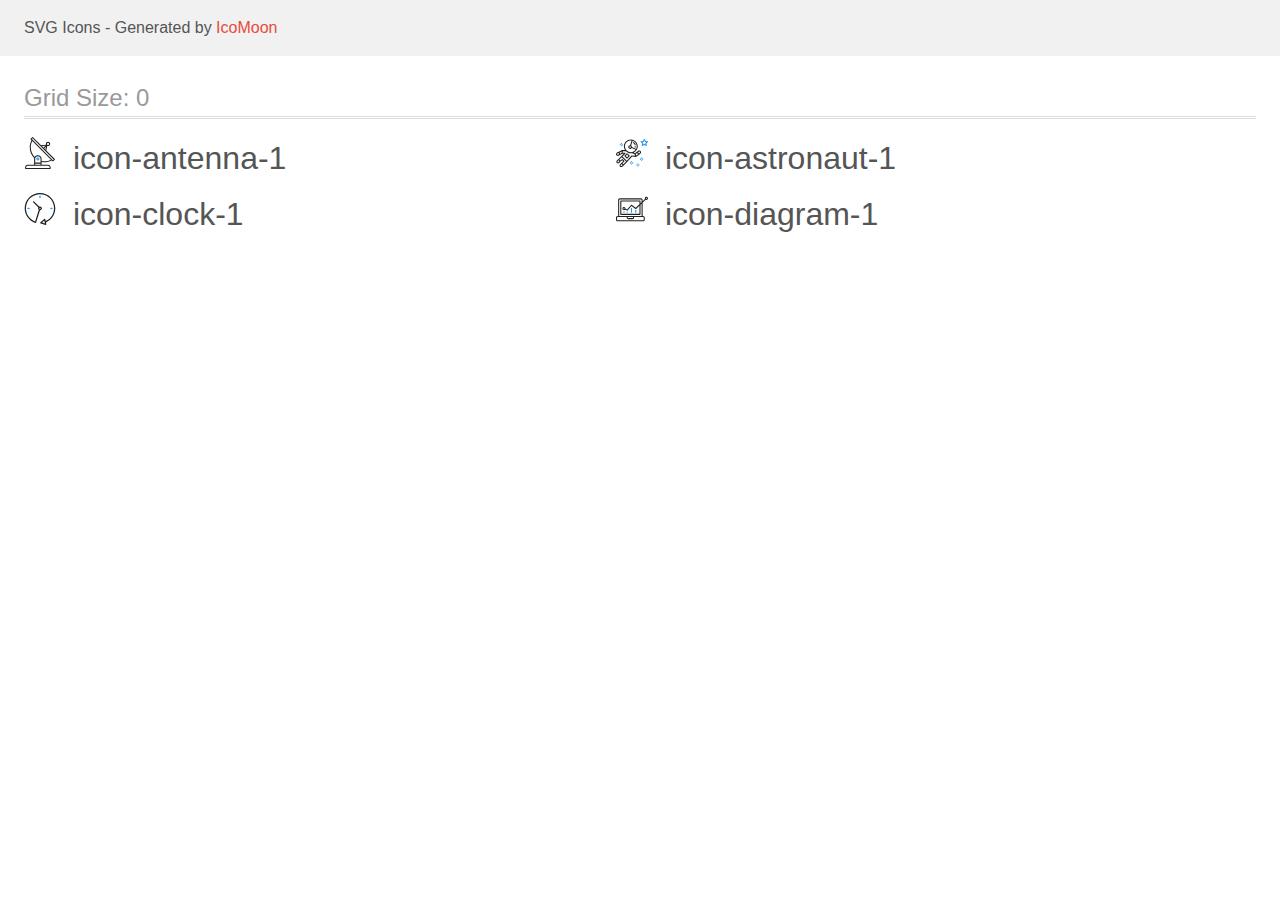
<file: images/icons2/icomoon/demo.html>
<!doctype html>
<html>
<head>
    <title>IcoMoon - SVG Icons</title>
    <meta charset="utf-8">
    <meta name="viewport" content="width=device-width, initial-scale=1">
    <link rel="stylesheet" href="demo-files/demo.css">
    <link rel="stylesheet" href="style.css">
</head>
<body>
<svg aria-hidden="true" style="position: absolute; width: 0; height: 0; overflow: hidden;" version="1.1" xmlns="http://www.w3.org/2000/svg" xmlns:xlink="http://www.w3.org/1999/xlink">
<defs>
<symbol id="icon-antenna-1" viewBox="0 0 32 32">
<path fill="#212121" style="fill: var(--color1, #212121)" d="M30.773 22.098l-8.443-8.505 0.937-4.615c0.242 0.094 0.499 0.144 0.758 0.146h0.006c1.192 0.014 2.17-0.941 2.184-2.133s-0.941-2.17-2.133-2.184c-1.192-0.014-2.17 0.941-2.184 2.133-0.003 0.255 0.039 0.509 0.125 0.749l-4.96 0.605-8.091-8.133c-0.099-0.101-0.235-0.159-0.377-0.16-0.14 0.001-0.274 0.056-0.373 0.155l-1.513 1.504c-0.208 0.208-0.208 0.546 0 0.754l0.814 0.826c-3.153 5.798-2.129 12.978 2.519 17.663 0.043 0.041 0.092 0.074 0.146 0.098-0.034 0.18-0.051 0.364-0.052 0.547v6.187h-6.4c-1.472 0.002-2.665 1.195-2.667 2.667v1.067c0 0.295 0.239 0.533 0.533 0.533h24.533c0.295 0 0.533-0.239 0.533-0.533v-1.067c-0.002-1.472-1.195-2.665-2.667-2.667h-6.4v-2.742c1.003 0.21 2.024 0.317 3.049 0.32 2.458-0.003 4.877-0.615 7.040-1.783l0.818 0.823c0.099 0.101 0.235 0.159 0.377 0.16 0.14-0.001 0.274-0.056 0.373-0.155l1.513-1.504c0.208-0.208 0.208-0.546 0-0.754zM23.28 6.233c0.418-0.415 1.093-0.414 1.508 0.004s0.414 1.093-0.004 1.508c-0.2 0.199-0.47 0.31-0.752 0.31h-0.003c-0.589-0.003-1.064-0.483-1.061-1.072 0.002-0.282 0.115-0.552 0.314-0.751h-0.002zM22.024 9.738l-0.598 2.946-1.175-1.182 1.774-1.763zM21.419 8.836l-1.92 1.909-1.485-1.493 3.405-0.415zM24.004 28.8c0.884 0 1.6 0.716 1.6 1.6v0.533h-23.467v-0.533c0-0.884 0.716-1.6 1.6-1.6h20.267zM16.537 26.667v1.067h-5.333v-1.067h5.333zM11.204 25.6v-4.053c0-1.294 1.196-2.347 2.667-2.347s2.667 1.053 2.667 2.347v4.053h-5.333zM17.604 23.904v-2.357c0-1.882-1.675-3.413-3.733-3.413-1.331-0.020-2.576 0.657-3.281 1.786-4.058-4.274-4.971-10.645-2.279-15.887l18.602 18.708c-2.872 1.461-6.165 1.873-9.309 1.163zM28.893 23.22l-21.057-21.181 0.755-0.752 7.935 7.98c0.004 0 0.006 0.007 0.010 0.010l13.115 13.191-0.757 0.752z"></path>
<path fill="#2196f3" style="fill: var(--color2, #2196f3)" d="M13.876 20.267h-0.005c-0.884-0.001-1.601 0.714-1.602 1.598s0.714 1.601 1.598 1.602h0.005c0.884 0.001 1.601-0.714 1.602-1.598s-0.714-1.601-1.598-1.602zM14.249 22.245c-0.1 0.1-0.236 0.156-0.378 0.155-0.295-0.002-0.532-0.242-0.531-0.536 0.001-0.141 0.057-0.276 0.157-0.375s0.233-0.154 0.373-0.155c0.295 0.002 0.532 0.241 0.53 0.536-0.001 0.141-0.057 0.276-0.157 0.375h0.005z"></path>
</symbol>
<symbol id="icon-astronaut-1" viewBox="0 0 32 32">
<path fill="#2196f3" style="fill: var(--color2, #2196f3)" d="M31.974 4.524c-0.063-0.193-0.229-0.333-0.43-0.363l-1.91-0.278-0.855-1.731c-0.179-0.365-0.777-0.365-0.956 0l-0.855 1.731-1.91 0.278c-0.201 0.029-0.367 0.17-0.431 0.363-0.062 0.193-0.011 0.405 0.135 0.547l1.383 1.348-0.326 1.903c-0.034 0.2 0.048 0.402 0.212 0.522 0.166 0.121 0.382 0.135 0.562 0.040l1.709-0.899 1.709 0.899c0.078 0.041 0.164 0.061 0.249 0.061 0.11 0 0.221-0.034 0.314-0.102 0.164-0.119 0.246-0.322 0.212-0.522l-0.326-1.903 1.383-1.348c0.145-0.142 0.197-0.354 0.135-0.547zM29.511 5.851c-0.125 0.122-0.183 0.299-0.153 0.472l0.191 1.114-1-0.526c-0.078-0.041-0.163-0.061-0.249-0.061s-0.17 0.020-0.249 0.061l-1.001 0.526 0.191-1.114c0.030-0.173-0.028-0.349-0.153-0.472l-0.81-0.789 1.119-0.163c0.174-0.025 0.324-0.134 0.402-0.292l0.5-1.013 0.5 1.013c0.078 0.157 0.228 0.267 0.402 0.292l1.119 0.163-0.809 0.789z"></path>
<path fill="#2196f3" style="fill: var(--color2, #2196f3)" d="M26.134 20.522h-1.067v1.067h1.067v-1.067z"></path>
<path fill="#2196f3" style="fill: var(--color2, #2196f3)" d="M26.134 22.656h-1.067v1.067h1.067v-1.067z"></path>
<path fill="#2196f3" style="fill: var(--color2, #2196f3)" d="M27.2 21.589h-1.067v1.067h1.067v-1.067z"></path>
<path fill="#2196f3" style="fill: var(--color2, #2196f3)" d="M25.067 21.589h-1.067v1.067h1.067v-1.067z"></path>
<path fill="#2196f3" style="fill: var(--color2, #2196f3)" d="M22.4 26.389h-1.067v1.067h1.067v-1.067z"></path>
<path fill="#2196f3" style="fill: var(--color2, #2196f3)" d="M22.4 28.522h-1.067v1.067h1.067v-1.067z"></path>
<path fill="#2196f3" style="fill: var(--color2, #2196f3)" d="M23.467 27.456h-1.067v1.067h1.067v-1.067z"></path>
<path fill="#2196f3" style="fill: var(--color2, #2196f3)" d="M21.333 27.456h-1.067v1.067h1.067v-1.067z"></path>
<path fill="#2196f3" style="fill: var(--color2, #2196f3)" d="M16 24.256h-1.067v1.067h1.067v-1.067z"></path>
<path fill="#2196f3" style="fill: var(--color2, #2196f3)" d="M16 26.389h-1.067v1.067h1.067v-1.067z"></path>
<path fill="#2196f3" style="fill: var(--color2, #2196f3)" d="M17.067 25.322h-1.067v1.067h1.067v-1.067z"></path>
<path fill="#2196f3" style="fill: var(--color2, #2196f3)" d="M14.933 25.322h-1.067v1.067h1.067v-1.067z"></path>
<path fill="#2196f3" style="fill: var(--color2, #2196f3)" d="M5.867 6.122h-1.067v1.067h1.067v-1.067z"></path>
<path fill="#2196f3" style="fill: var(--color2, #2196f3)" d="M5.867 8.255h-1.067v1.067h1.067v-1.067z"></path>
<path fill="#2196f3" style="fill: var(--color2, #2196f3)" d="M6.933 7.189h-1.067v1.067h1.067v-1.067z"></path>
<path fill="#2196f3" style="fill: var(--color2, #2196f3)" d="M4.8 7.189h-1.067v1.067h1.067v-1.067z"></path>
<path fill="#212121" style="fill: var(--color1, #212121)" d="M24.715 14.159c-0.287-0.388-0.709-0.637-1.188-0.705-0.481-0.068-0.956 0.058-1.34 0.352l-1.252 0.96-1.898 1.417-1.358-0.541c2.421-1.086 4.114-3.508 4.114-6.32 0-3.823-3.123-6.933-6.961-6.933s-6.961 3.11-6.961 6.933c0 1.386 0.414 2.674 1.12 3.758l-2.764-0.024c-0.002 0-0.003 0-0.005 0-0.009 0-0.015 0.004-0.023 0.005-0.053 0.002-0.105 0.013-0.155 0.031-0.013 0.005-0.026 0.008-0.038 0.013-0.006 0.003-0.013 0.003-0.019 0.006l-3.233 1.596c-0.001 0-0.001 0-0.001 0.001l-1.893 0.911c-0.021 0.009-0.042 0.021-0.063 0.035-0.755 0.502-1.012 1.489-0.598 2.295 0.22 0.429 0.595 0.745 1.056 0.889 0.178 0.055 0.359 0.083 0.539 0.083 0.29 0 0.577-0.071 0.839-0.211l1.388-0.738 2.264-1.169 1.357-0.008-5.442 5.416c-0.001 0.001-0.001 0.001-0.002 0.001l-1.339 1.333c-0.316 0.315-0.49 0.732-0.49 1.178s0.174 0.863 0.49 1.179c0.325 0.323 0.752 0.485 1.179 0.485s0.854-0.162 1.18-0.485l1.314-1.309 1.741-1.3 0.901 0.897-1.762 1.754c-0 0.001-0.001 0.001-0.002 0.001l-1.339 1.333c-0.316 0.315-0.49 0.732-0.49 1.178s0.174 0.863 0.49 1.179c0.325 0.323 0.753 0.485 1.18 0.485s0.855-0.162 1.18-0.485l3.482-3.467c0.001-0.001 0.001-0.001 0.001-0.002l1.010-1-0.004-0.004c0.006-0.006 0.015-0.009 0.022-0.015l5.166-5.658 3.471 0.494c0.025 0.004 0.050 0.005 0.075 0.005 0.065 0 0.127-0.015 0.187-0.038 0.018-0.006 0.033-0.015 0.050-0.023 0.019-0.010 0.039-0.015 0.058-0.027l3.213-2.133c0.012-0.008 0.018-0.021 0.029-0.029 0.013-0.010 0.029-0.014 0.041-0.026l1.271-1.191c0.662-0.62 0.753-1.635 0.212-2.362zM2.13 17.77c-0.173 0.093-0.37 0.111-0.558 0.052-0.187-0.058-0.338-0.186-0.427-0.358-0.161-0.314-0.068-0.695 0.214-0.902l1.314-0.632 0.449 1.313-0.992 0.527zM5.628 15.942l-1.548 0.8-0.439-1.283 2.027-1.001-0.040 1.484zM20.727 9.322c0 0.918-0.219 1.785-0.599 2.559l-4.181-1.899c-0.044-0.573-0.341-1.075-0.788-1.388l1.464-4.86c2.378 0.756 4.105 2.974 4.105 5.588zM8.938 9.322c0-3.235 2.644-5.867 5.894-5.867 0.253 0 0.5 0.021 0.745 0.052l-1.432 4.754c-0.019-0.001-0.037-0.006-0.057-0.006-1.033 0-1.873 0.837-1.873 1.867s0.84 1.867 1.873 1.867c0.694 0 1.294-0.383 1.618-0.945l3.862 1.755c-1.075 1.446-2.795 2.39-4.737 2.39-3.25 0-5.894-2.632-5.894-5.867zM14.894 10.122c0 0.441-0.362 0.8-0.806 0.8s-0.806-0.359-0.806-0.8c0-0.441 0.362-0.8 0.806-0.8s0.806 0.359 0.806 0.8zM2.465 25.146c-0.236 0.234-0.619 0.234-0.854 0.001-0.114-0.114-0.176-0.263-0.176-0.423s0.062-0.309 0.176-0.421l0.962-0.959 0.851 0.848-0.959 0.955zM5.679 28.88c-0.236 0.234-0.619 0.235-0.855 0.001-0.114-0.114-0.176-0.263-0.176-0.423s0.062-0.309 0.176-0.421l0.963-0.959 0.852 0.848-0.96 0.955zM9.16 25.411c-0.001 0-0.001 0-0.002 0.001l-1.765 1.76-0.852-0.848 1.763-1.755c0 0 0 0 0-0s0.001-0.001 0.002-0.001c0.040-0.040 0.065-0.088 0.090-0.135 0.007-0.014 0.020-0.026 0.026-0.040 0.017-0.041 0.019-0.085 0.026-0.129 0.003-0.025 0.014-0.047 0.014-0.073 0-0.036-0.013-0.070-0.020-0.106-0.006-0.032-0.006-0.065-0.019-0.095-0.020-0.050-0.055-0.094-0.091-0.138-0.010-0.012-0.014-0.027-0.025-0.038 0 0 0 0-0.001 0s-0.001-0.002-0.001-0.002l-1.607-1.6c-0.017-0.017-0.039-0.024-0.058-0.038-0.028-0.022-0.055-0.042-0.087-0.058-0.030-0.015-0.061-0.024-0.093-0.033-0.034-0.010-0.067-0.017-0.103-0.020-0.033-0.002-0.063 0.001-0.095 0.005-0.036 0.004-0.069 0.009-0.104 0.020-0.034 0.011-0.063 0.027-0.094 0.045-0.020 0.011-0.042 0.015-0.061 0.029l-1.773 1.324-0.901-0.897 2.399-2.386 4.361 4.289-0.928 0.919zM15.979 18.394c-0.015-0.002-0.030 0.004-0.045 0.003-0.039-0.002-0.076 0.001-0.115 0.007-0.030 0.005-0.059 0.011-0.088 0.021-0.034 0.012-0.065 0.028-0.097 0.047-0.030 0.018-0.057 0.037-0.083 0.061-0.013 0.011-0.028 0.017-0.040 0.029l-4.698 5.146-4.328-4.257 2.833-2.818c0.209-0.208 0.21-0.546 0.002-0.755-0.105-0.105-0.243-0.157-0.381-0.156v-0.001l-2.219 0.013 0.028-1.607 3.104 0.027c1.265 1.294 3.029 2.101 4.981 2.101 0.437 0 0.864-0.045 1.279-0.123 0.040 0.032 0.079 0.065 0.13 0.085l2.41 0.96 0.152 0.758 0.178 0.885-3.003-0.427zM20.020 18.572l-0.313-1.558 1.446-1.080 0.947 1.257-2.080 1.381zM23.774 15.741l-0.838 0.785-0.931-1.236 0.831-0.637c0.155-0.119 0.351-0.168 0.543-0.143 0.193 0.027 0.364 0.128 0.48 0.284 0.217 0.292 0.18 0.699-0.085 0.947z"></path>
<path fill="#212121" style="fill: var(--color1, #212121)" d="M13.602 18.544l-2.143-2.133c-0.207-0.207-0.545-0.207-0.753 0l-2.142 2.133c-0.1 0.101-0.157 0.236-0.157 0.378s0.056 0.278 0.157 0.378l2.142 2.133c0.104 0.103 0.241 0.155 0.377 0.155s0.273-0.052 0.376-0.155l2.143-2.133c0.1-0.1 0.157-0.236 0.157-0.378s-0.057-0.278-0.157-0.378zM11.083 20.303l-1.387-1.381 1.387-1.381 1.387 1.381-1.387 1.381z"></path>
<path fill="#212121" style="fill: var(--color1, #212121)" d="M17.164 5.071l-0.258 1.036c0.071 0.018 1.738 0.452 1.738 2.149h1.067c-0-2.017-1.666-2.965-2.547-3.185z"></path>
<path fill="#212121" style="fill: var(--color1, #212121)" d="M19.711 9.322h-1.067v1.067h1.067v-1.067z"></path>
</symbol>
<symbol id="icon-clock-1" viewBox="0 0 32 32">
<path fill="#212121" style="fill: var(--color1, #212121)" d="M31.297 15.301c-0.002-8.452-6.855-15.303-15.308-15.301s-15.303 6.855-15.301 15.308c0.001 6.658 4.307 12.551 10.649 14.576 0.061 0.019 0.124 0.029 0.187 0.029 0.121-0 0.239-0.032 0.342-0.094 0.135-0.080 0.236-0.207 0.283-0.356l3.865-12.25c1.057-0.005 1.909-0.866 1.903-1.923s-0.866-1.909-1.923-1.903c-0.284 0.001-0.565 0.067-0.82 0.191l-5.106-5.107c-0.253-0.245-0.657-0.238-0.902 0.016-0.239 0.247-0.239 0.639 0 0.886l5.103 5.109c-0.392 0.799-0.168 1.764 0.536 2.309l-3.683 11.673c-7.278-2.681-11.004-10.754-8.323-18.032s10.754-11.004 18.032-8.323 11.004 10.754 8.323 18.032c-1.31 3.556-4.001 6.431-7.462 7.973l-0.398-1.874c-0.073-0.344-0.411-0.565-0.756-0.492-0.109 0.023-0.209 0.074-0.292 0.148l-3.837 3.426c-0.263 0.234-0.287 0.637-0.052 0.9 0.076 0.085 0.174 0.149 0.283 0.184l4.899 1.563c0.335 0.108 0.694-0.077 0.802-0.412 0.034-0.106 0.040-0.219 0.017-0.328l-0.391-1.839c5.664-2.388 9.342-7.942 9.329-14.089zM15.992 14.664c0.352 0 0.638 0.286 0.638 0.638s-0.286 0.638-0.638 0.638c-0.352 0-0.638-0.285-0.638-0.638s0.285-0.638 0.638-0.638zM18.093 29.528l2.184-1.948 0.603 2.84-2.787-0.892z"></path>
<path fill="#2196f3" style="fill: var(--color2, #2196f3)" d="M15.354 3.185v1.275c0 0.352 0.285 0.638 0.638 0.638s0.638-0.285 0.638-0.638v-1.275c0-0.352-0.286-0.638-0.638-0.638s-0.638 0.286-0.638 0.638z"></path>
<path fill="#2196f3" style="fill: var(--color2, #2196f3)" d="M3.876 14.664c-0.352 0-0.638 0.286-0.638 0.638s0.285 0.638 0.638 0.638h1.275c0.352 0 0.638-0.285 0.638-0.638s-0.285-0.638-0.638-0.638h-1.275z"></path>
<path fill="#2196f3" style="fill: var(--color2, #2196f3)" d="M28.108 15.939c0.352 0 0.638-0.285 0.638-0.638s-0.285-0.638-0.638-0.638h-1.275c-0.352 0-0.638 0.286-0.638 0.638s0.286 0.638 0.638 0.638h1.275z"></path>
</symbol>
<symbol id="icon-diagram-1" viewBox="0 0 32 32">
<path fill="#2196f3" style="fill: var(--color2, #2196f3)" d="M14.926 14.965h1.066v4.798h-1.066v-4.797z"></path>
<path fill="#2196f3" style="fill: var(--color2, #2196f3)" d="M19.19 17.097h1.066v2.665h-1.066v-2.665z"></path>
<path fill="#2196f3" style="fill: var(--color2, #2196f3)" d="M10.661 18.696h1.066v1.066h-1.066v-1.066z"></path>
<path fill="#2196f3" style="fill: var(--color2, #2196f3)" d="M7.463 18.163h1.066v1.599h-1.066v-1.599z"></path>
<path fill="#212121" style="fill: var(--color1, #212121)" d="M1.599 28.291h25.587c0.883 0 1.599-0.716 1.599-1.599v-2.132c0-0.883-0.716-1.599-1.599-1.599h-0.533v-13.293l3.028-2.868c0.703 0.346 1.553 0.136 2.013-0.499s0.396-1.508-0.152-2.068-1.42-0.644-2.065-0.198c-0.644 0.446-0.873 1.292-0.542 2.002l-2.281 2.163v-1.23c0-0.883-0.716-1.599-1.599-1.599h-21.322c-0.883 0-1.599 0.716-1.599 1.599v15.992h-0.533c-0.883 0-1.599 0.716-1.599 1.599v2.132c0 0.883 0.716 1.599 1.599 1.599zM30.384 4.837c0.294 0 0.533 0.239 0.533 0.533s-0.239 0.533-0.533 0.533c-0.294 0-0.533-0.239-0.533-0.533s0.239-0.533 0.533-0.533zM3.198 6.969c0-0.294 0.239-0.533 0.533-0.533h21.322c0.294 0 0.533 0.239 0.533 0.533v2.239l-1.066 1.013v-2.186c0-0.294-0.239-0.533-0.533-0.533h-19.19c-0.294 0-0.533 0.239-0.533 0.533v13.326c0 0.294 0.239 0.533 0.533 0.533h19.19c0.294 0 0.533-0.239 0.533-0.533v-9.674l1.066-1.010v12.284h-22.388v-15.992zM7.996 13.899c-0.721-0.002-1.354 0.478-1.546 1.174s0.105 1.433 0.725 1.801c0.62 0.368 1.41 0.276 1.928-0.226l1.853 0.93c0.215 0.108 0.476 0.057 0.636-0.123l3.939-4.431 3.872 2.901c0.208 0.156 0.498 0.139 0.686-0.039l3.365-3.188v8.131h-18.124v-12.26h18.124v2.66l-3.771 3.572-3.904-2.927c-0.222-0.166-0.534-0.135-0.718 0.072l-3.993 4.493-1.493-0.746c0.011-0.064 0.018-0.129 0.020-0.193 0-0.883-0.716-1.599-1.599-1.599zM8.529 15.498c0 0.294-0.239 0.533-0.533 0.533s-0.533-0.239-0.533-0.533c0-0.294 0.239-0.533 0.533-0.533s0.533 0.239 0.533 0.533zM11.727 24.026h5.331v0.533c0 0.294-0.239 0.533-0.533 0.533h-4.264c-0.294 0-0.533-0.239-0.533-0.533v-0.533zM1.066 24.56c0-0.294 0.239-0.533 0.533-0.533h9.062v0.533c0 0.883 0.716 1.599 1.599 1.599h4.264c0.883 0 1.599-0.716 1.599-1.599v-0.533h9.062c0.294 0 0.533 0.239 0.533 0.533v2.132c0 0.294-0.239 0.533-0.533 0.533h-25.587c-0.294 0-0.533-0.239-0.533-0.533v-2.132z"></path>
</symbol>
</defs>
</svg>

<header class="bgc1 clearfix">
<div class="mhl">
    <p>SVG Icons - Generated by <a href="https://icomoon.io/app">IcoMoon</a></p>
</div>
</header>
    <div class="clearfix mhl ptl">
        <h1 class="mvm mtn fgc1">Grid Size: 0</h1>
        <div class="glyph fs1">
            <div class="clearfix pbs">
                <svg class="icon icon-antenna-1"><use xlink:href="#icon-antenna-1"></use></svg><span class="name"> icon-antenna-1</span>
            </div>
        </div>
        <div class="glyph fs1">
            <div class="clearfix pbs">
                <svg class="icon icon-astronaut-1"><use xlink:href="#icon-astronaut-1"></use></svg><span class="name"> icon-astronaut-1</span>
            </div>
        </div>
        <div class="glyph fs1">
            <div class="clearfix pbs">
                <svg class="icon icon-clock-1"><use xlink:href="#icon-clock-1"></use></svg><span class="name"> icon-clock-1</span>
            </div>
        </div>
        <div class="glyph fs1">
            <div class="clearfix pbs">
                <svg class="icon icon-diagram-1"><use xlink:href="#icon-diagram-1"></use></svg><span class="name"> icon-diagram-1</span>
            </div>
        </div>
  </div>
<script defer src="svgxuse.js"></script>
</body>
</html>
</file>
<file: css/styles.css>
* {
  box-sizing: border-box;

  margin: 0;
  padding: 0;
}

:root {
  --background-color: #ffffff;
  --background-color-header: #2f303a;
  --background-color-team: #f5f4fa;
  --color-text-first: #212121;
  --color-text-second: #757575;
  --color-text-third: #ffffff;
  --color-link-first: #2196f3;
  --color-link-second: #000000;
  --color-helper-text: #8e8f99;
  --border-color: #ececec;
  --border-color-2: #eeeeee;
  --icon-fill-color: #afb1b8;
  --footer-text-color: rgba(255, 255, 255, 0.6);
  --font-primary: Roboto, sans-serif;
  --font-secondary: Raleway, sans-serif;
}

body {
  background-color: var(--background-color);
  font-family: var(--font-primary);
  font-size: 14px;
  color: var(--font-primary);
  letter-spacing: 0.03em;
}
header {
  border-bottom: solid 1px;
  border-color: var(--border-color);
}
h1,
h2,
h3,
h4,
h5,
h6,
p {
  margin: 0;
}
a {
  text-decoration: none;
  font-style: normal;
}
ul {
  list-style: none;
  padding-left: 0;
  margin: 0;
}

.menu-links-web {
  font-family: var(--font-secondary);
  font-weight: 700;
  font-size: 26px;
  line-height: 1.2;
  letter-spacing: 0.02em;

  color: var(--color-link-first);
}

.menu-links-studio {
  letter-spacing: 0.02em;
  color: var(--color-link-second);
}
.menu-links {
  font-weight: 500;
  font-size: 14px;
  line-height: 1.14;
  letter-spacing: 0.02em;
  color: var(--color-text-first);
}
.menu-links:focus,
.menu-links:hover {
  color: var(--color-link-first);
}

.menu-links-mail {
  font-weight: 500;
  font-size: 14px;
  line-height: 1.14;
  letter-spacing: 0.02em;
  color: var(--color-text-second);
  display: flex;
  align-items: center;
}
.menu-links-mail:hover,
.menu-links-mail:focus {
  color: var(--color-link-first);
}
.menu-links-phone {
  font-weight: 500;
  font-size: 14px;
  line-height: 1.14;
  letter-spacing: 0.02em;
  color: var(--color-text-second);
  display: flex;
  align-items: center;
}
.menu-links-phone:focus,
.menu-links-phone:hover {
  color: var(--color-link-first);
}

.menu-icon {
  fill: currentColor;
  margin-right: 10px;
}
.header-main {
  background: var(--background-color-header);
  text-align: center;
  background-image: linear-gradient(
      to right,
      rgba(47, 48, 58, 0.4),
      rgba(47, 48, 58, 0.4)
    ),
    url(../images/header-photo.jpg);
  background-position: center;
  background-size: cover;
  background-repeat: no-repeat;
  padding: 200px 0;
  max-width: 1600px;
  height: 600px;
  margin: 0 auto;
}
.team-section-background {
  background: var(--background-color-team);
}
.header-h1 {
  font-weight: 900;
  font-size: 44px;
  line-height: 1.36;
  letter-spacing: 0.06em;
  text-align: center;
  text-transform: uppercase;
  width: 696px;

  margin: 0 auto;
  margin-bottom: 30px;
  color: var(--color-text-third);
}

.button-studio {
  background: var(--color-link-first);
  box-shadow: 0px 4px 4px rgba(0, 0, 0, 0.15);
  font-weight: 700;
  font-size: 16px;
  line-height: 1.88;

  letter-spacing: 0.06em;
  min-width: 200px;
  border: none;
  border-radius: 4px;
  padding: 10px 42px;
  font-family: var(--font-primary);
  color: var(--color-text-third);

  text-align: center;
}
.button-studio-text {
  font-weight: 700;
  font-size: 16px;
  line-height: 1.88;
  letter-spacing: 0.06em;
  font-family: var(--font-primary);
  color: var(--color-text-third);
  cursor: pointer;
  text-align: center;
}

.lorem-section {
  padding-top: 94px;
}
.lorem-list {
  display: flex;
  gap: 30px;
}

.lorem-ipsum-h2 {
  font-weight: 700;
  font-size: 14px;
  line-height: 1.14;
  color: var(--color-text-first);
  letter-spacing: 0.03em;
  margin-bottom: 10px;
  margin-top: 30px;
}
.lorem-ipsum-text {
  font-weight: 400;
  line-height: 1.7;
  color: var(--color-text-second);
  letter-spacing: 0.03em;
}
.lorem-ipsum-div-icon {
  width: 270px;
  height: 120px;
  background-color: var(--background-color-team);
  border-radius: 4px;
  display: flex;
  align-items: center;
  justify-content: center;
}

.header-h2 {
  font-weight: 700;
  font-size: 36px;
  line-height: 1.19;
  letter-spacing: 0.03em;
  color: var(--color-text-first);

  text-align: center;
  margin-bottom: 50px;
  justify-content: center;
}
.foto-section {
  display: flex;

  gap: 30px;
}

.padding-section {
  padding-top: 94px;
  padding-bottom: 94px;
}
.header-team {
  font-size: 36px;
  line-height: 1.19;
  letter-spacing: 0.03em;
  text-align: center;

  margin-bottom: 50px;
  justify-content: center;
  color: var(--color-text-first);
}
.header-h3 {
  font-family: "Roboto";
  font-style: normal;
  font-weight: 500;
  font-size: 16px;
  line-height: 1.19;
  text-align: center;
  letter-spacing: 0.03em;

  margin-bottom: 10px;
  color: var(--color-text-first);
}
.team-title {
  font-weight: 400;
  font-size: 16px;
  line-height: 1.19;

  color: var(--color-text-second);
}
.team-tittle-padding {
  padding: 30px 0;
}

.team-social-media {
  display: flex;
  justify-content: center;
  align-items: center;
  margin-top: 16px;
  gap: 10px;
}

.team-social-icon {
  width: 44px;
  height: 44px;
}

.team-social-link {
  fill: var(--icon-fill-color);
  width: 100%;
  height: 100%;
  display: flex;
  align-items: center;
  justify-content: center;
  border-radius: 50%;
}

.team-social-link:hover,
.team-social-link:focus {
  background-color: var(--color-link-first);

  fill: var(--color-text-third);
}

.foto-team-section {
  text-align: center;
  background-color: var(--background-color);
  box-shadow: 0px 1px 3px rgba(0, 0, 0, 0.12), 0px 1px 1px rgba(0, 0, 0, 0.14),
    0px 2px 1px rgba(0, 0, 0, 0.2);
  border-radius: 0px 0px 4px 4px;
}

/* Klienci*/

.client-section {
  padding-top: 94px;
  padding-bottom: 94px;
}

.clients-list {
  display: flex;
  align-items: center;
  justify-content: center;
}
.header-clients {
  font-weight: 700;
  font-size: 36px;
  line-height: 1.17;
  text-align: center;
  letter-spacing: 0.03em;
  margin-bottom: 50px;
}
.client-link {
  width: 170px;
  height: 92px;
  border: 1px solid currentColor;
  color: var(--icon-fill-color);
  fill: currentColor;
  border-radius: 4px;

  display: flex;
  align-items: center;
  justify-content: center;
}

.client-icon {
}
.client-item {
  margin-right: 30px;
}
.client-item:last-child {
  margin-right: 0;
}
.client-link:hover,
.client-link:focus {
  color: var(--color-link-first);
}

/* Stopka*/

.footer {
  background: var(--background-color-header);
  padding: 60px 0;
}

.footer-header {
  font-weight: 700;
  font-size: 14px;
  line-height: 1.14;
  letter-spacing: 0.03em;
  text-transform: uppercase;

  color: var(--color-text-third);
}
.footer-wrap {
  display: flex;
  align-items: baseline;
}
.footer-links-webstudio {
  padding-bottom: 20px;
}
.footer-links-web {
  font-family: var(--font-secondary);

  font-weight: 700;
  font-size: 26px;
  line-height: 1.19;
  color: var(--color-link-first);
}
.footer-links-studio {
  color: var(--color-text-third);
}
.footer-social-link {
  fill: var(--background-color);
  background-color: rgba(255, 255, 255, 0.1);
  border-radius: 50%;
  width: 100%;
  height: 100%;
  display: flex;
  align-items: center;
  justify-content: center;
}
.footer-social-link:hover,
.footer-social-link:focus {
  background-color: var(--color-link-first);
  border-radius: 50%;
}
.footer-social-icon-item {
  width: 44px;
  height: 44px;
  margin-right: 10px;
}
.footer-social-icon-item:last-child {
  margin-right: 0;
}
.footer-address-block {
  padding-top: 20px;
  padding-bottom: 60px;
}
.footer-address-position:not(:last-child) {
  margin-bottom: 9px;
}
.footer-links-address {
  font-weight: 400;

  line-height: 1.71;

  color: var(--color-text-third);
}
.footer-links-address:focus,
.footer-links-mail {
  font-weight: 400;

  line-height: 1.71;

  color: var(--footer-text-color);
}
.footer-links-mail:focus,
.footer-links-phone {
  font-weight: 400;

  line-height: 1.71;

  color: var(--footer-text-color);
}

.footer-joinus {
  margin-top: 20px;
  display: flex;
  align-items: center;
  justify-content: center;
}
.div-joinus {
  margin-left: 70px;
}
.footer-social-icon-item {
  width: 44px;
  height: 44px;
  margin-right: 10px;
}
.footer-social-icon-item:last-child {
  margin-right: 0;
}
/*style dla portfolio*/

.portfolio-title {
  font-family: var(--font-primary);
  font-style: normal;
  font-weight: 700;
  font-size: 18px;
  line-height: 2;
  letter-spacing: 0.06em;
  margin-bottom: 4px;
  color: var(--color-text-first);
}
.portfolio-text {
  font-family: var(--font-primary);
  font-style: normal;
  font-weight: 400;
  font-size: 16px;
  line-height: 1.88;
  letter-spacing: 0.03em;
  color: var(--color-text-second);
}
.button-portfolio {
  background: var(--background-color-team);

  border-radius: 4px;
  padding: 6px 25px;
  border-style: none;
}
.button-portfolio-text {
  font-weight: 500;
  font-size: 16px;
  line-height: 1.62;
  letter-spacing: 0.03em;
  font-family: var(--font-primary);
  color: var(--color-text-first);
  cursor: pointer;
}
.button-portfolio:focus,
.button-portfolio:hover {
  background: var(--color-link-first);
  color: var(--color-text-third);

  box-shadow: 0px 3px 1px rgba(0, 0, 0, 0.1), 0px 1px 2px rgba(0, 0, 0, 0.08),
    0px 2px 2px rgba(0, 0, 0, 0.12);
}
.button-portfolio-position {
  display: flex;
  gap: 8px;
  justify-content: center;

  margin-bottom: 50px;
}

.foto-portfolio-position {
  display: flex;

  flex-wrap: wrap;
  gap: 30px;
}
.foto-portfolio-border {
  border: solid 1px;
  border-color: var(--border-color-2);
  border-top: 0;
  padding: 20px 24px;
}
.portfolio-section-position {
  padding-top: 94px;
  padding-bottom: 94px;
}

.portfolio-foto {
  display: block;
}

.portfolio-foto:hover,
.portfolio-foto:focus {
  box-shadow: 0px 1px 1px rgba(0, 0, 0, 0.12), 0px 4px 4px rgba(0, 0, 0, 0.06),
    1px 4px 6px rgba(0, 0, 0, 0.16);
}

/* Style do układania*/

.container {
  width: 1200px;
  margin: 0 auto;
  padding: 0 15px;
}

.section {
  padding-top: 94px;
  padding-bottom: 94px;
}
.wrapper {
  display: flex;

  align-items: center;
}
.nav {
  align-items: center;
  list-style-type: none;
  gap: 93px;
  display: flex;
  padding-top: 25px;
  padding-bottom: 25px;
}

.nav-links {
  display: flex;
  list-style-type: none;
  justify-content: space-between;
  gap: 46px;
}
.contact-links {
  list-style-type: none;

  display: flex;
  gap: 50px;
  margin-left: auto;
  color: var(--color-text-second);
}
img {
  display: block;
  max-width: 100%;
  height: auto;
}
button {
  display: inline-block;
  cursor: pointer;
  border: none;
  border-radius: 4px;
}

/*nie wiem po co to*/

.visually-hidden {
  position: absolute;
  width: 1px;
  height: 1px;
  margin: -1px;
  border: 0;
  padding: 0;

  white-space: nowrap;
  clip-path: inset(100%);
  clip: rect(0 0 0 0);
  overflow: hidden;
}

/* */
</file>
<file: images/icons/icomoon/demo-files/demo.css>
body {
  padding: 0;
  margin: 0;
  font-family: sans-serif;
  font-size: 1em;
  line-height: 1.5;
  color: #555;
  background: #fff;
}
h1 {
  font-size: 1.5em;
  font-weight: normal;
  box-shadow: 0 1px #ddd, 0 2px #fff, 0 3px #ddd;
}
small {
  font-size: .66666667em;
}
a {
  color: #e74c3c;
  text-decoration: none;
}
a:hover, a:focus {
  box-shadow: 0 1px #e74c3c;
}
.bshadow0, input {
  box-shadow: inset 0 -2px #e7e7e7;
}
input:hover {
  box-shadow: inset 0 -2px #ccc;
}
input, fieldset {
  font-size: 1em;
  margin: 0;
  padding: 0;
  border: 0;
}
input {
  color: inherit;
  line-height: 1.5;
  height: 1.5em;
  padding: .25em 0;
}
input:focus {
  outline: none;
  box-shadow: inset 0 -2px #449fdb;
}
.glyph {
  font-size: 16px;
  margin-right: 1.5em;
  float: left;
  width: 17em;
}
svg {
  color: #000;
}
.liga {
  width: 80%;
  width: calc(100% - 2.5em);
}
.talign-right {
  text-align: right;
}
.talign-center {
  text-align: center;
}
.bgc1 {
  background: #f1f1f1;
}
.fgc0 {
  color: #000;
}
.fgc1 {
  color: #999;
}
p {
  margin-top: 1em;
  margin-bottom: 1em;
}
.mvm {
  margin-top: .75em;
  margin-bottom: .75em;
}
.mtn {
  margin-top: 0;
}
.mtl, .mal {
  margin-top: 1.5em;
}
.mbl, .mal {
  margin-bottom: 1.5em;
}
.mal, .mhl {
  margin-left: 1.5em;
  margin-right: 1.5em;
}
.mhmm {
  margin-left: 1em;
  margin-right: 1em;
}
.ptl {
  padding-top: 1.5em;
}
.pbs, .pvs {
  padding-bottom: .25em;
}
.pvs, .pts {
  padding-top: .25em;
}
.unit {
  float: left;
}
.unitRight {
  float: right;
}
.size1of2 {
  width: 50%;
}
.size1of1 {
  width: 100%;
}
.clearfix:before, .clearfix:after {
  content: " ";
  display: table;
}
.clearfix:after {
  clear: both;
}
.hidden-true {
  display: none;
}
.textbox0 {
  width: 3em;
  background: #f1f1f1;
  padding: .25em .5em;
  line-height: 1.5;
  height: 1.5em;
}
.fs0 {
  font-size: 16px;
}
.fs1 {
  font-size: 32px;
}
.name {
  margin-left: .25em;
}
</file>
<file: images/icons/icomoon/style.css>
.icon {
  display: inline-block;
  width: 1em;
  height: 1em;
  stroke-width: 0;
  stroke: currentColor;
  fill: currentColor;
}

/* ==========================================
Single-colored icons can be modified like so:
.icon-name {
  font-size: 32px;
  color: red;
}
========================================== */

.icon-envelope {
  width: 1.3330078125em;
}

.icon-logo1 {
  width: 1.7373046875em;
}

.icon-logo2 {
  width: 1.7373046875em;
}

.icon-logo3 {
  width: 1.7666015625em;
}

.icon-logo4 {
  width: 1.7666015625em;
}

.icon-logo5 {
  width: 1.7666015625em;
}

.icon-logo6 {
  width: 1.7666015625em;
}

.icon-smartphone {
  width: 0.625em;
}
</file>
<file: images/icons2/icomoon/demo-files/demo.css>
body {
  padding: 0;
  margin: 0;
  font-family: sans-serif;
  font-size: 1em;
  line-height: 1.5;
  color: #555;
  background: #fff;
}
h1 {
  font-size: 1.5em;
  font-weight: normal;
  box-shadow: 0 1px #ddd, 0 2px #fff, 0 3px #ddd;
}
small {
  font-size: .66666667em;
}
a {
  color: #e74c3c;
  text-decoration: none;
}
a:hover, a:focus {
  box-shadow: 0 1px #e74c3c;
}
.bshadow0, input {
  box-shadow: inset 0 -2px #e7e7e7;
}
input:hover {
  box-shadow: inset 0 -2px #ccc;
}
input, fieldset {
  font-size: 1em;
  margin: 0;
  padding: 0;
  border: 0;
}
input {
  color: inherit;
  line-height: 1.5;
  height: 1.5em;
  padding: .25em 0;
}
input:focus {
  outline: none;
  box-shadow: inset 0 -2px #449fdb;
}
.glyph {
  font-size: 16px;
  margin-right: 1.5em;
  float: left;
  width: 17em;
}
svg {
  color: #000;
}
.liga {
  width: 80%;
  width: calc(100% - 2.5em);
}
.talign-right {
  text-align: right;
}
.talign-center {
  text-align: center;
}
.bgc1 {
  background: #f1f1f1;
}
.fgc0 {
  color: #000;
}
.fgc1 {
  color: #999;
}
p {
  margin-top: 1em;
  margin-bottom: 1em;
}
.mvm {
  margin-top: .75em;
  margin-bottom: .75em;
}
.mtn {
  margin-top: 0;
}
.mtl, .mal {
  margin-top: 1.5em;
}
.mbl, .mal {
  margin-bottom: 1.5em;
}
.mal, .mhl {
  margin-left: 1.5em;
  margin-right: 1.5em;
}
.mhmm {
  margin-left: 1em;
  margin-right: 1em;
}
.ptl {
  padding-top: 1.5em;
}
.pbs, .pvs {
  padding-bottom: .25em;
}
.pvs, .pts {
  padding-top: .25em;
}
.unit {
  float: left;
}
.unitRight {
  float: right;
}
.size1of2 {
  width: 50%;
}
.size1of1 {
  width: 100%;
}
.clearfix:before, .clearfix:after {
  content: " ";
  display: table;
}
.clearfix:after {
  clear: both;
}
.hidden-true {
  display: none;
}
.textbox0 {
  width: 3em;
  background: #f1f1f1;
  padding: .25em .5em;
  line-height: 1.5;
  height: 1.5em;
}
.fs0 {
  font-size: 16px;
}
.fs1 {
  font-size: 32px;
}
.name {
  margin-left: .25em;
}
</file>
<file: images/icons2/icomoon/style.css>
.icon {
  display: inline-block;
  width: 1em;
  height: 1em;
  stroke-width: 0;
  stroke: currentColor;
  fill: currentColor;
}

/* ==========================================
Single-colored icons can be modified like so:
.icon-name {
  font-size: 32px;
  color: red;
}
========================================== */
</file>
